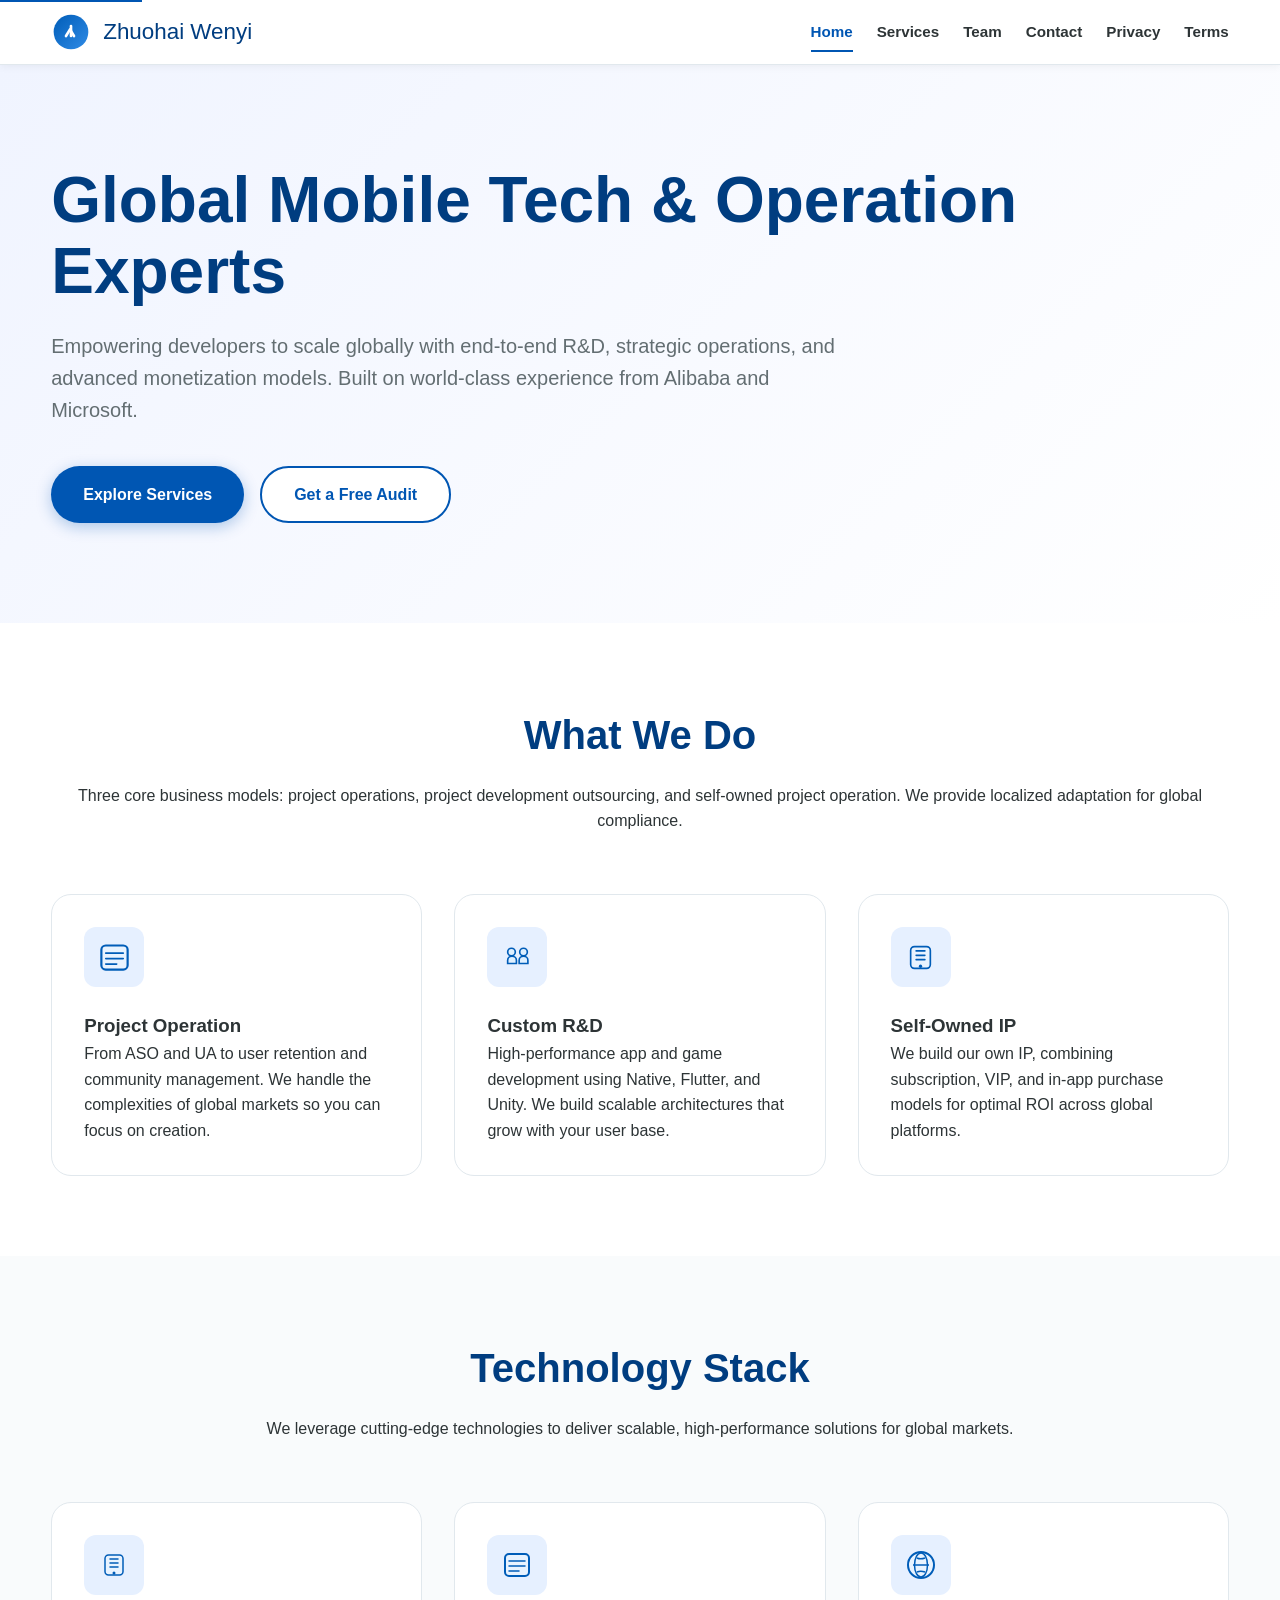
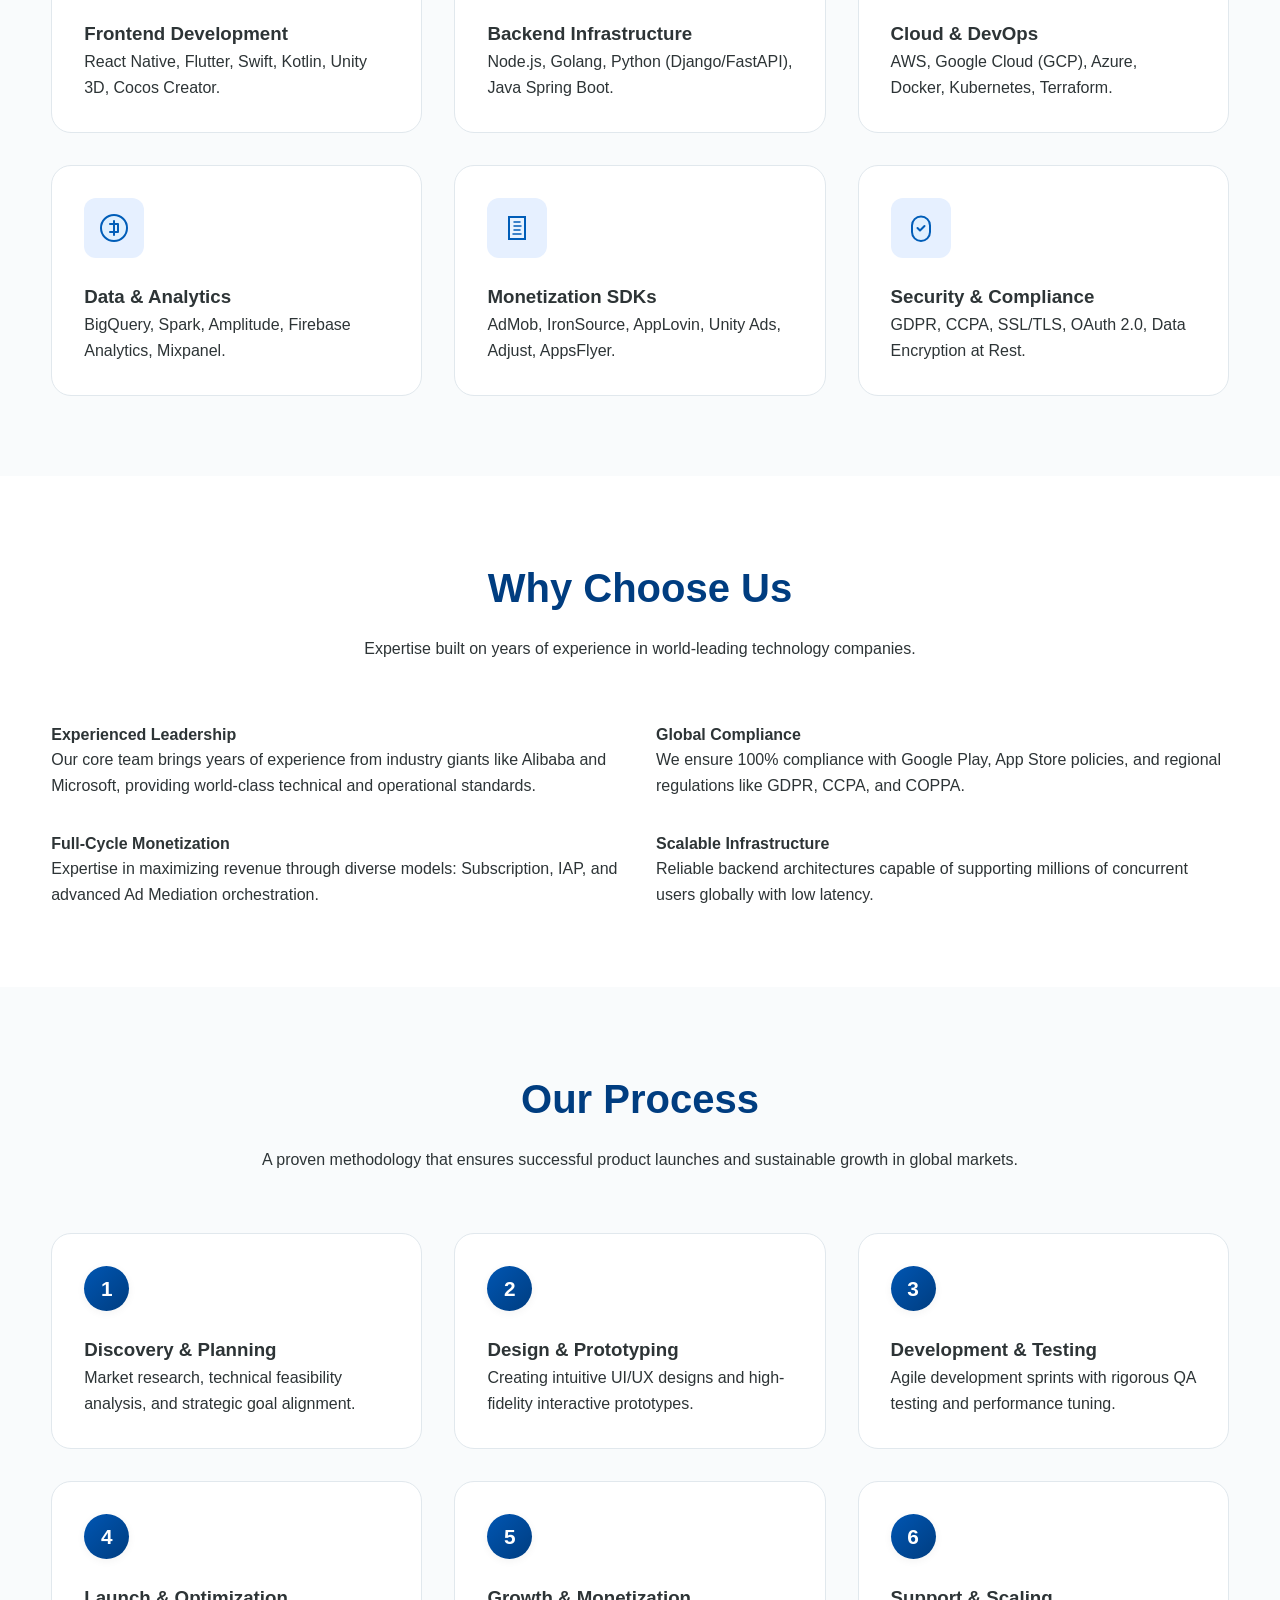
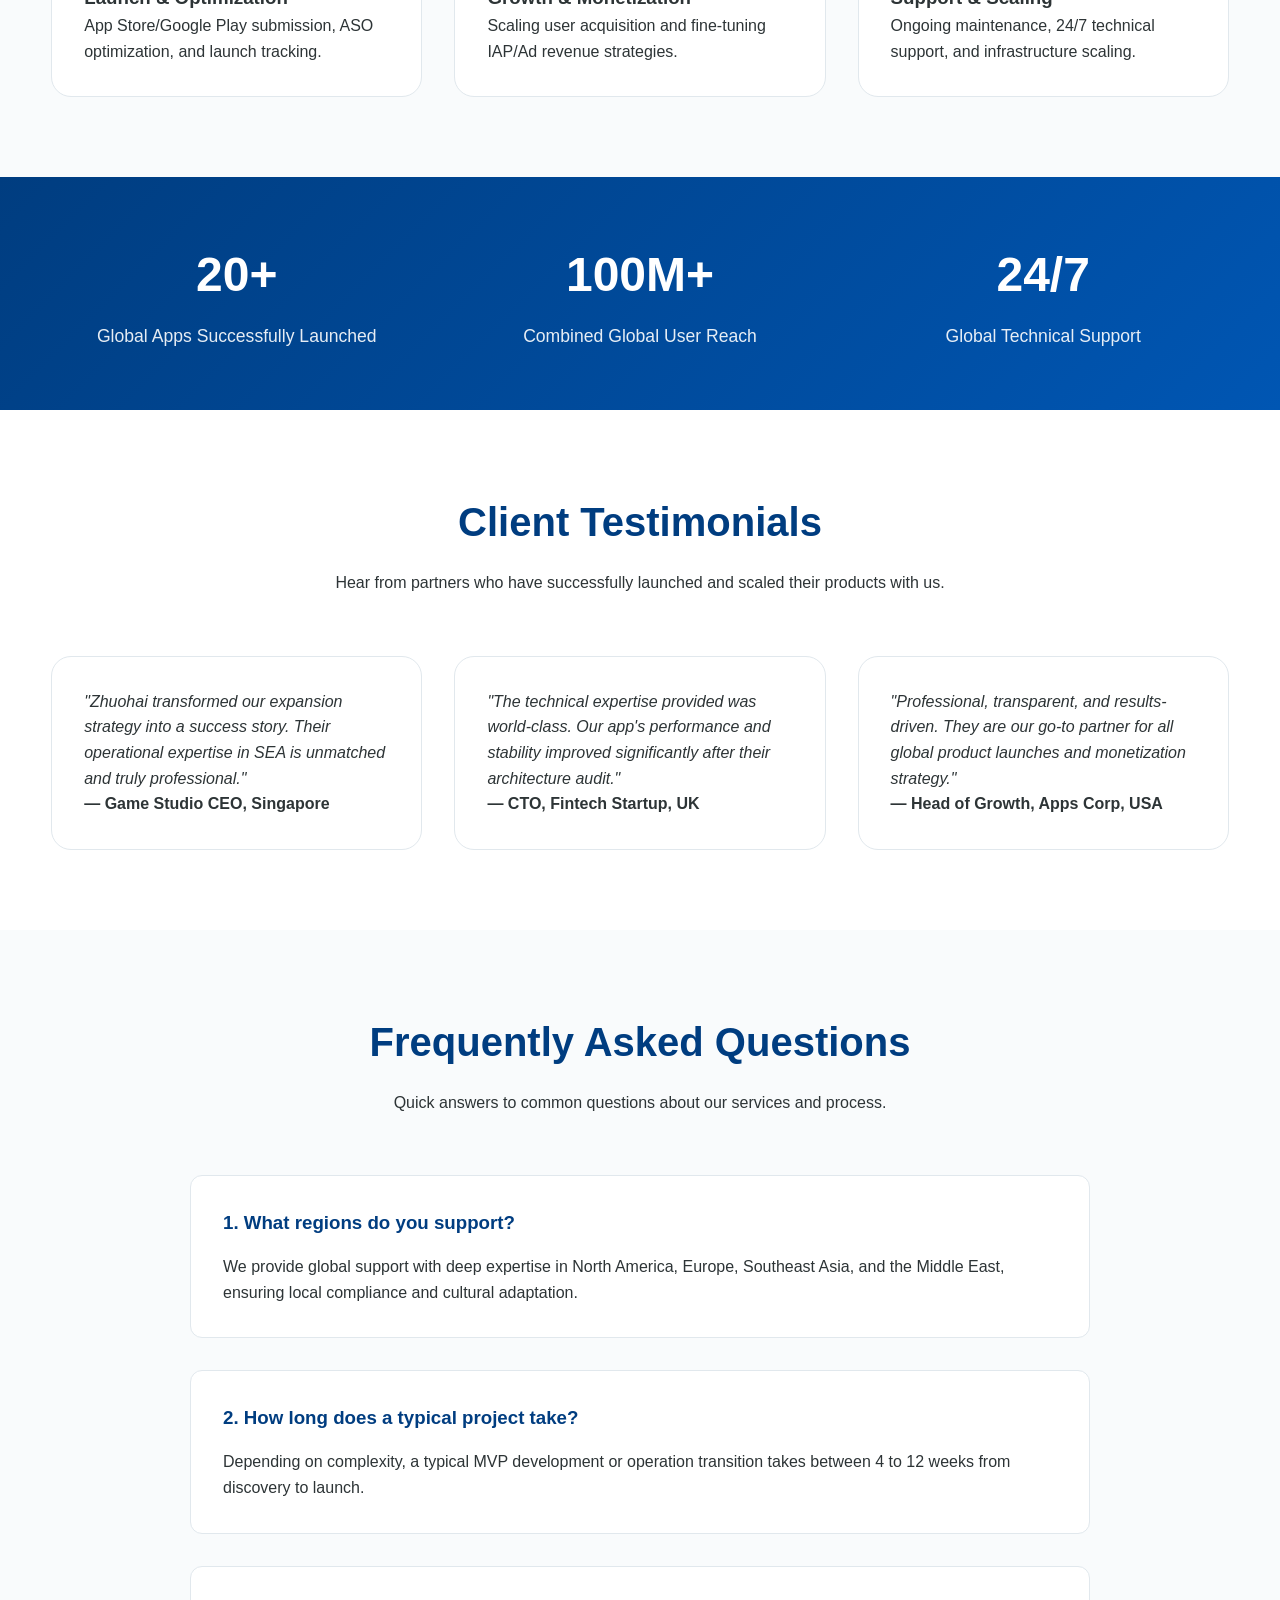
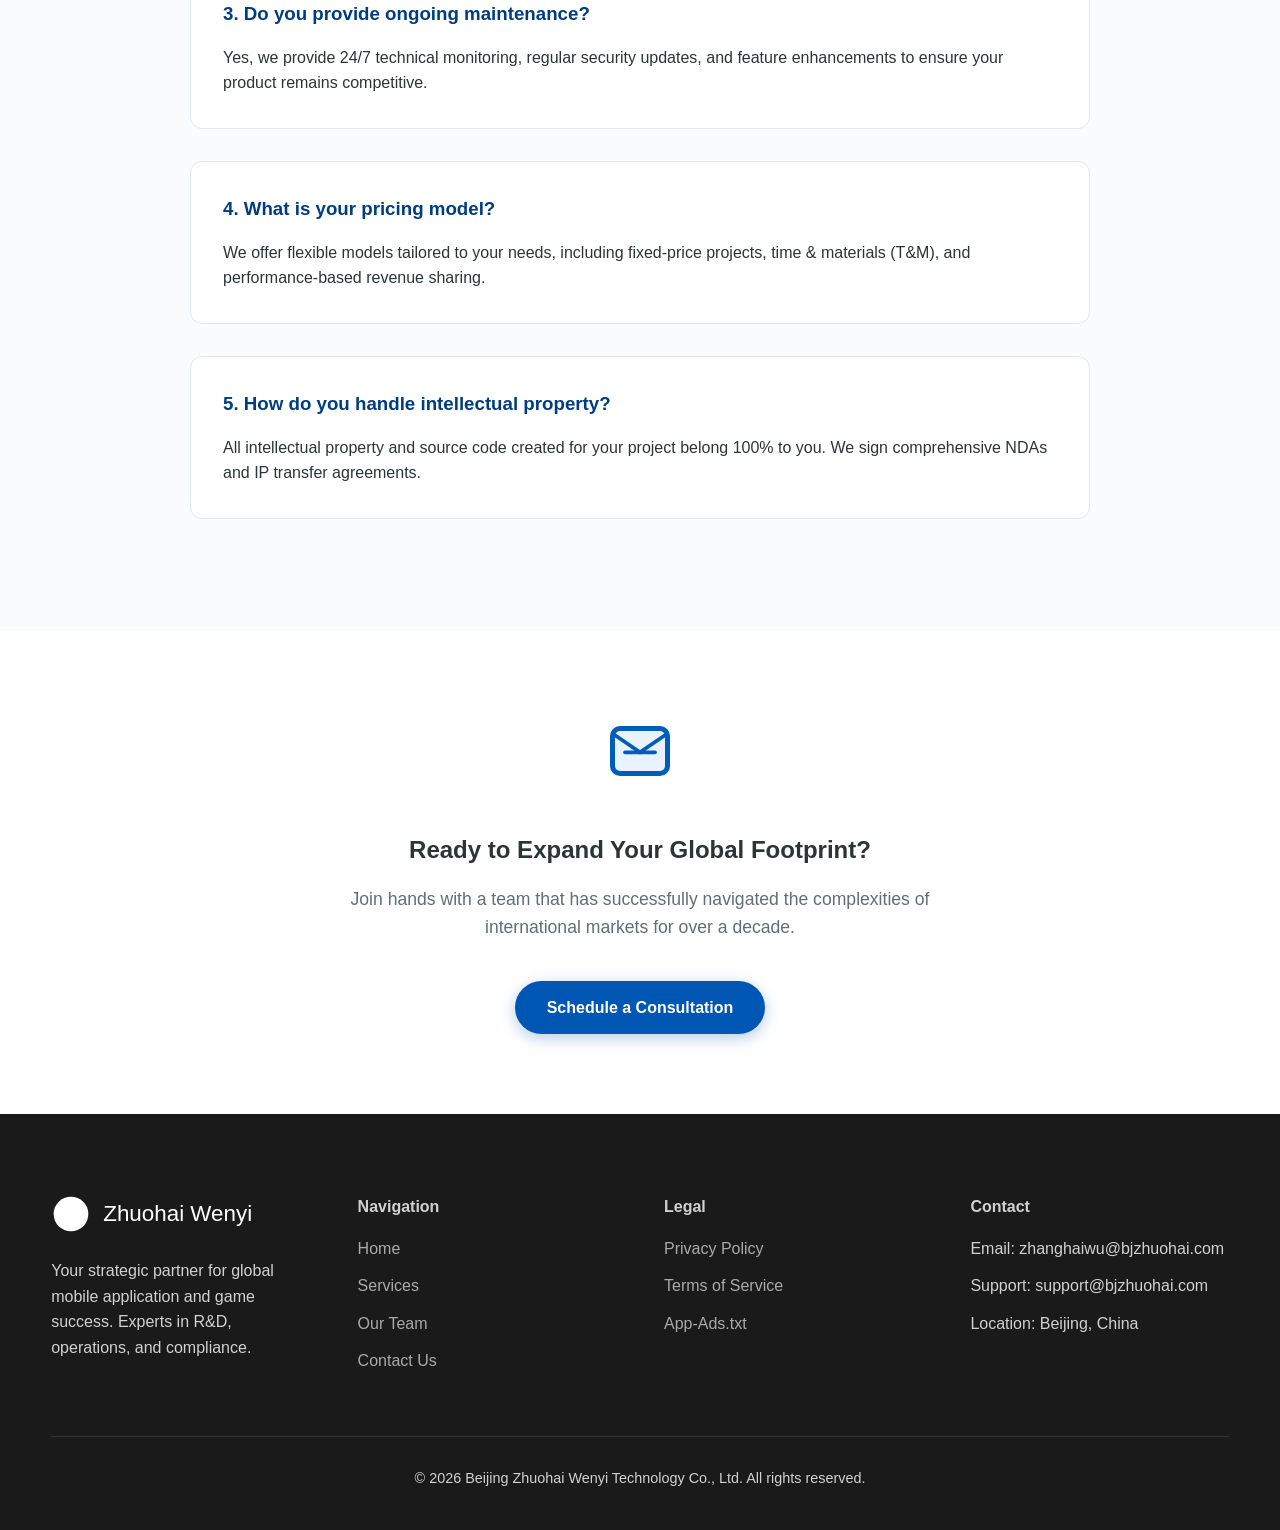
<file: index.html>
<!DOCTYPE html>
<html lang="en">
<head>
  <meta charset="UTF-8" />
  <meta name="viewport" content="width=device-width, initial-scale=1.0" />
  <title>Beijing Zhuohai Wenyi Technology | Global App & Game Services</title>
  <meta name="description" content="Beijing Zhuohai Wenyi Technology Co., Ltd. provides global mobile app and game development, operations, and monetization services with Alibaba/Microsoft experience.">
  <meta name="keywords" content="mobile app development,mobile game development,global operation,SEO,app monetization,China tech team">

  <!-- SEO & Social Media -->
  <link rel="canonical" href="https://bjzhuohai.com/" />
  <meta property="og:title" content="Beijing Zhuohai Wenyi Technology | Global App & Game Services" />
  <meta property="og:description" content="Expert global mobile app and game services. From R&D to monetization." />
  <meta property="og:url" content="https://bjzhuohai.com/" />
  <meta property="og:type" content="website" />
  <meta property="og:image" content="https://bjzhuohai.com/img/og-home.jpg" />
  <meta name="twitter:card" content="summary_large_image" />

  <!-- Structured Data -->
  <script type="application/ld+json">
  {
    "@context": "https://schema.org",
    "@type": "Organization",
    "name": "Beijing Zhuohai Wenyi Technology Co., Ltd.",
    "url": "https://bjzhuohai.com",
    "logo": "https://bjzhuohai.com/svg/logo.svg",
    "contactPoint": {
      "@type": "ContactPoint",
      "email": "support@bjzhuohai.com",
      "contactType": "customer support"
    }
  }
  </script>

  <link rel="stylesheet" href="css/style.css" />
  <script defer src="js/main.js"></script>
</head>
<body>
  <a href="#main-content" class="skip-link">Skip to navigation</a>

  <header>
    <div class="container nav-wrap">
      <a href="index.html" class="site-brand">
        <img src="svg/logo.svg" alt="Zhuohai Logo" width="40" height="40" />
        <span>Zhuohai Wenyi</span>
      </a>
      <nav class="nav-links" aria-label="Main Navigation">
        <a href="index.html">Home</a>
        <a href="services.html">Services</a>
        <a href="team.html">Team</a>
        <a href="contact.html">Contact</a>
        <a href="privacy.html">Privacy</a>
        <a href="terms.html">Terms</a>
      </nav>
    </div>
  </header>

  <main id="main-content">
    <!-- Hero Section -->
    <section class="hero">
      <div class="container">
        <h1>Global Mobile Tech & Operation Experts</h1>
        <p>Empowering developers to scale globally with end-to-end R&D, strategic operations, and advanced monetization models. Built on world-class experience from Alibaba and Microsoft.</p>
        <div class="hero-btns">
          <a href="services.html" class="btn-primary">Explore Services</a>
          <a href="contact.html" class="btn-secondary">Get a Free Audit</a>
        </div>
      </div>
    </section>

    <!-- Core Business -->
    <section class="container section" id="overview">
      <div class="section-header">
        <h2>What We Do</h2>
        <p class="subtitle">Three core business models: project operations, project development outsourcing, and self-owned project operation. We provide localized adaptation for global compliance.</p>
      </div>
      <div class="grid grid-3">
        <article class="card">
          <div class="card-icon"><img src="svg/icon-services.svg" alt="" width="35" height="35" loading="lazy" /></div>
          <h3>Project Operation</h3>
          <p>From ASO and UA to user retention and community management. We handle the complexities of global markets so you can focus on creation.</p>
        </article>
        <article class="card">
          <div class="card-icon"><img src="svg/icon-team.svg" alt="" width="35" height="35" loading="lazy" /></div>
          <h3>Custom R&D</h3>
          <p>High-performance app and game development using Native, Flutter, and Unity. We build scalable architectures that grow with your user base.</p>
        </article>
        <article class="card">
          <div class="card-icon"><img src="svg/icon-app.svg" alt="" width="35" height="35" loading="lazy" /></div>
          <h3>Self-Owned IP</h3>
          <p>We build our own IP, combining subscription, VIP, and in-app purchase models for optimal ROI across global platforms.</p>
        </article>
      </div>
    </section>

    <!-- Technology Stack -->
    <section class="section" id="tech-stack" style="background: var(--bg-light);">
      <div class="container">
        <div class="section-header">
          <h2>Technology Stack</h2>
          <p class="subtitle">We leverage cutting-edge technologies to deliver scalable, high-performance solutions for global markets.</p>
        </div>
        <div class="grid grid-3">
          <div class="card">
            <div class="card-icon"><img src="svg/icon-app.svg" width="32" height="32" alt="" loading="lazy" /></div>
            <h3>Frontend Development</h3>
            <p>React Native, Flutter, Swift, Kotlin, Unity 3D, Cocos Creator.</p>
          </div>
          <div class="card">
            <div class="card-icon"><img src="svg/icon-services.svg" width="32" height="32" alt="" loading="lazy" /></div>
            <h3>Backend Infrastructure</h3>
            <p>Node.js, Golang, Python (Django/FastAPI), Java Spring Boot.</p>
          </div>
          <div class="card">
            <div class="card-icon"><img src="svg/icon-globe.svg" width="32" height="32" alt="" loading="lazy" /></div>
            <h3>Cloud & DevOps</h3>
            <p>AWS, Google Cloud (GCP), Azure, Docker, Kubernetes, Terraform.</p>
          </div>
          <div class="card">
            <div class="card-icon"><img src="svg/icon-monetization.svg" width="32" height="32" alt="" loading="lazy" /></div>
            <h3>Data & Analytics</h3>
            <p>BigQuery, Spark, Amplitude, Firebase Analytics, Mixpanel.</p>
          </div>
          <div class="card">
            <div class="card-icon"><img src="svg/icon-terms.svg" width="32" height="32" alt="" loading="lazy" /></div>
            <h3>Monetization SDKs</h3>
            <p>AdMob, IronSource, AppLovin, Unity Ads, Adjust, AppsFlyer.</p>
          </div>
          <div class="card">
            <div class="card-icon"><img src="svg/icon-privacy.svg" width="32" height="32" alt="" loading="lazy" /></div>
            <h3>Security & Compliance</h3>
            <p>GDPR, CCPA, SSL/TLS, OAuth 2.0, Data Encryption at Rest.</p>
          </div>
        </div>
      </div>
    </section>

    <!-- Why Choose Us -->
    <section class="container section" id="why-choose-us">
      <div class="section-header">
        <h2>Why Choose Us</h2>
        <p class="subtitle">Expertise built on years of experience in world-leading technology companies.</p>
      </div>
      <div class="grid grid-2">
        <div class="feature-item">
          <div class="feature-text">
            <h4>Experienced Leadership</h4>
            <p>Our core team brings years of experience from industry giants like Alibaba and Microsoft, providing world-class technical and operational standards.</p>
          </div>
        </div>
        <div class="feature-item">
          <div class="feature-text">
            <h4>Global Compliance</h4>
            <p>We ensure 100% compliance with Google Play, App Store policies, and regional regulations like GDPR, CCPA, and COPPA.</p>
          </div>
        </div>
        <div class="feature-item">
          <div class="feature-text">
            <h4>Full-Cycle Monetization</h4>
            <p>Expertise in maximizing revenue through diverse models: Subscription, IAP, and advanced Ad Mediation orchestration.</p>
          </div>
        </div>
        <div class="feature-item">
          <div class="feature-text">
            <h4>Scalable Infrastructure</h4>
            <p>Reliable backend architectures capable of supporting millions of concurrent users globally with low latency.</p>
          </div>
        </div>
      </div>
    </section>

    <!-- Our Process -->
    <section class="section" id="our-process" style="background: var(--bg-light);">
      <div class="container">
        <div class="section-header">
          <h2>Our Process</h2>
          <p class="subtitle">A proven methodology that ensures successful product launches and sustainable growth in global markets.</p>
        </div>
        <div class="grid grid-3">
          <div class="card">
            <div class="process-step">1</div>
            <h3>Discovery & Planning</h3>
            <p>Market research, technical feasibility analysis, and strategic goal alignment.</p>
          </div>
          <div class="card">
            <div class="process-step">2</div>
            <h3>Design & Prototyping</h3>
            <p>Creating intuitive UI/UX designs and high-fidelity interactive prototypes.</p>
          </div>
          <div class="card">
            <div class="process-step">3</div>
            <h3>Development & Testing</h3>
            <p>Agile development sprints with rigorous QA testing and performance tuning.</p>
          </div>
          <div class="card">
            <div class="process-step">4</div>
            <h3>Launch & Optimization</h3>
            <p>App Store/Google Play submission, ASO optimization, and launch tracking.</p>
          </div>
          <div class="card">
            <div class="process-step">5</div>
            <h3>Growth & Monetization</h3>
            <p>Scaling user acquisition and fine-tuning IAP/Ad revenue strategies.</p>
          </div>
          <div class="card">
            <div class="process-step">6</div>
            <h3>Support & Scaling</h3>
            <p>Ongoing maintenance, 24/7 technical support, and infrastructure scaling.</p>
          </div>
        </div>
      </div>
    </section>

    <!-- Success Highlights -->
    <section class="stats-banner" id="highlights">
      <div class="container">
        <div class="grid grid-3">
          <div class="stat-item">
            <h3>20+</h3>
            <p>Global Apps Successfully Launched</p>
          </div>
          <div class="stat-item">
            <h3>100M+</h3>
            <p>Combined Global User Reach</p>
          </div>
          <div class="stat-item">
            <h3>24/7</h3>
            <p>Global Technical Support</p>
          </div>
        </div>
      </div>
    </section>

    <!-- Client Testimonials -->
    <section class="section" id="testimonials">
      <div class="container">
        <div class="section-header">
          <h2>Client Testimonials</h2>
          <p class="subtitle">Hear from partners who have successfully launched and scaled their products with us.</p>
        </div>
        <div class="grid grid-3">
          <div class="card">
            <p><i>"Zhuohai transformed our expansion strategy into a success story. Their operational expertise in SEA is unmatched and truly professional."</i></p>
            <p><strong>— Game Studio CEO, Singapore</strong></p>
          </div>
          <div class="card">
            <p><i>"The technical expertise provided was world-class. Our app's performance and stability improved significantly after their architecture audit."</i></p>
            <p><strong>— CTO, Fintech Startup, UK</strong></p>
          </div>
          <div class="card">
            <p><i>"Professional, transparent, and results-driven. They are our go-to partner for all global product launches and monetization strategy."</i></p>
            <p><strong>— Head of Growth, Apps Corp, USA</strong></p>
          </div>
        </div>
      </div>
    </section>

    <!-- FAQ -->
    <section class="section" id="faq" style="background: var(--bg-light);">
      <div class="container">
        <div class="section-header">
          <h2>Frequently Asked Questions</h2>
          <p class="subtitle">Quick answers to common questions about our services and process.</p>
        </div>
        <div class="faq-list">
          <article class="policy-card">
            <h3>1. What regions do you support?</h3>
            <p>We provide global support with deep expertise in North America, Europe, Southeast Asia, and the Middle East, ensuring local compliance and cultural adaptation.</p>
          </article>
          <article class="policy-card">
            <h3>2. How long does a typical project take?</h3>
            <p>Depending on complexity, a typical MVP development or operation transition takes between 4 to 12 weeks from discovery to launch.</p>
          </article>
          <article class="policy-card">
            <h3>3. Do you provide ongoing maintenance?</h3>
            <p>Yes, we provide 24/7 technical monitoring, regular security updates, and feature enhancements to ensure your product remains competitive.</p>
          </article>
          <article class="policy-card">
            <h3>4. What is your pricing model?</h3>
            <p>We offer flexible models tailored to your needs, including fixed-price projects, time & materials (T&M), and performance-based revenue sharing.</p>
          </article>
          <article class="policy-card">
            <h3>5. How do you handle intellectual property?</h3>
            <p>All intellectual property and source code created for your project belong 100% to you. We sign comprehensive NDAs and IP transfer agreements.</p>
          </article>
        </div>
      </div>
    </section>

    <!-- CTA Section -->
    <section class="container section" id="contact-preview">
      <div class="contact-cta" style="text-align: center;">
        <img src="svg/icon-contact.svg" width="80" height="80" alt="" loading="lazy" style="margin-bottom: 2rem;" />
        <h2>Ready to Expand Your Global Footprint?</h2>
        <p style="max-width: 600px; margin: 1rem auto 2.5rem; font-size: 1.1rem; color: var(--text-muted);">Join hands with a team that has successfully navigated the complexities of international markets for over a decade.</p>
        <a href="contact.html" class="btn-primary">Schedule a Consultation</a>
      </div>
    </section>
  </main>

  <footer>
    <div class="container">
      <div class="footer-grid">
        <div class="footer-col">
          <div class="site-brand footer-logo" style="color: white; margin-bottom: 1.5rem;">
            <img src="svg/logo.svg" alt="" width="40" height="40" loading="lazy" style="filter: brightness(0) invert(1);" />
            <span>Zhuohai Wenyi</span>
          </div>
          <p>Your strategic partner for global mobile application and game success. Experts in R&D, operations, and compliance.</p>
        </div>
        <div class="footer-col">
          <h4>Navigation</h4>
          <ul class="footer-links-list">
            <li><a href="index.html">Home</a></li>
            <li><a href="services.html">Services</a></li>
            <li><a href="team.html">Our Team</a></li>
            <li><a href="contact.html">Contact Us</a></li>
          </ul>
        </div>
        <div class="footer-col">
          <h4>Legal</h4>
          <ul class="footer-links-list">
            <li><a href="privacy.html">Privacy Policy</a></li>
            <li><a href="terms.html">Terms of Service</a></li>
            <li><a href="app-ads.txt">App-Ads.txt</a></li>
          </ul>
        </div>
        <div class="footer-col">
          <h4>Contact</h4>
          <ul class="footer-links-list">
            <li>Email: zhanghaiwu@bjzhuohai.com</li>
            <li>Support: support@bjzhuohai.com</li>
            <li>Location: Beijing, China</li>
          </ul>
        </div>
      </div>
      <div class="footer-bottom">
        <p>© 2026 Beijing Zhuohai Wenyi Technology Co., Ltd. All rights reserved.</p>
      </div>
    </div>
  </footer>
</body>
</html>
</file>
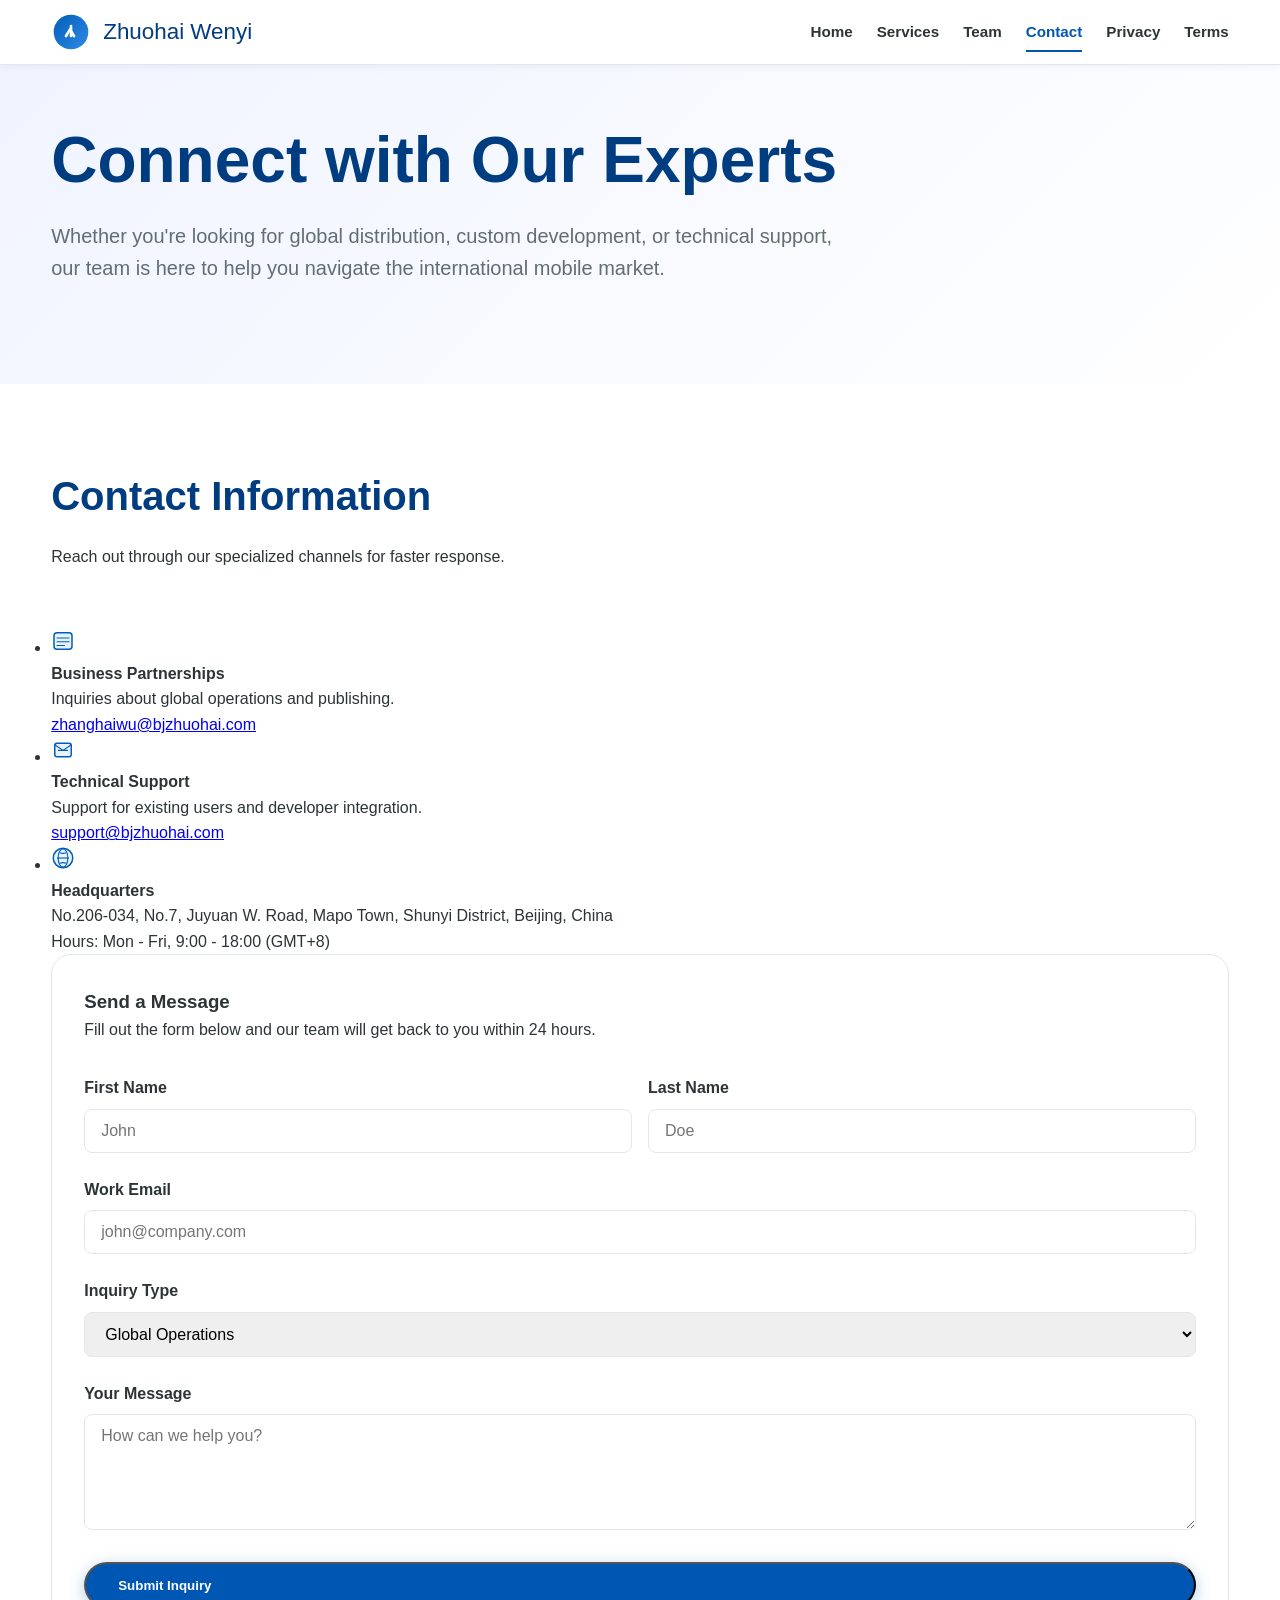
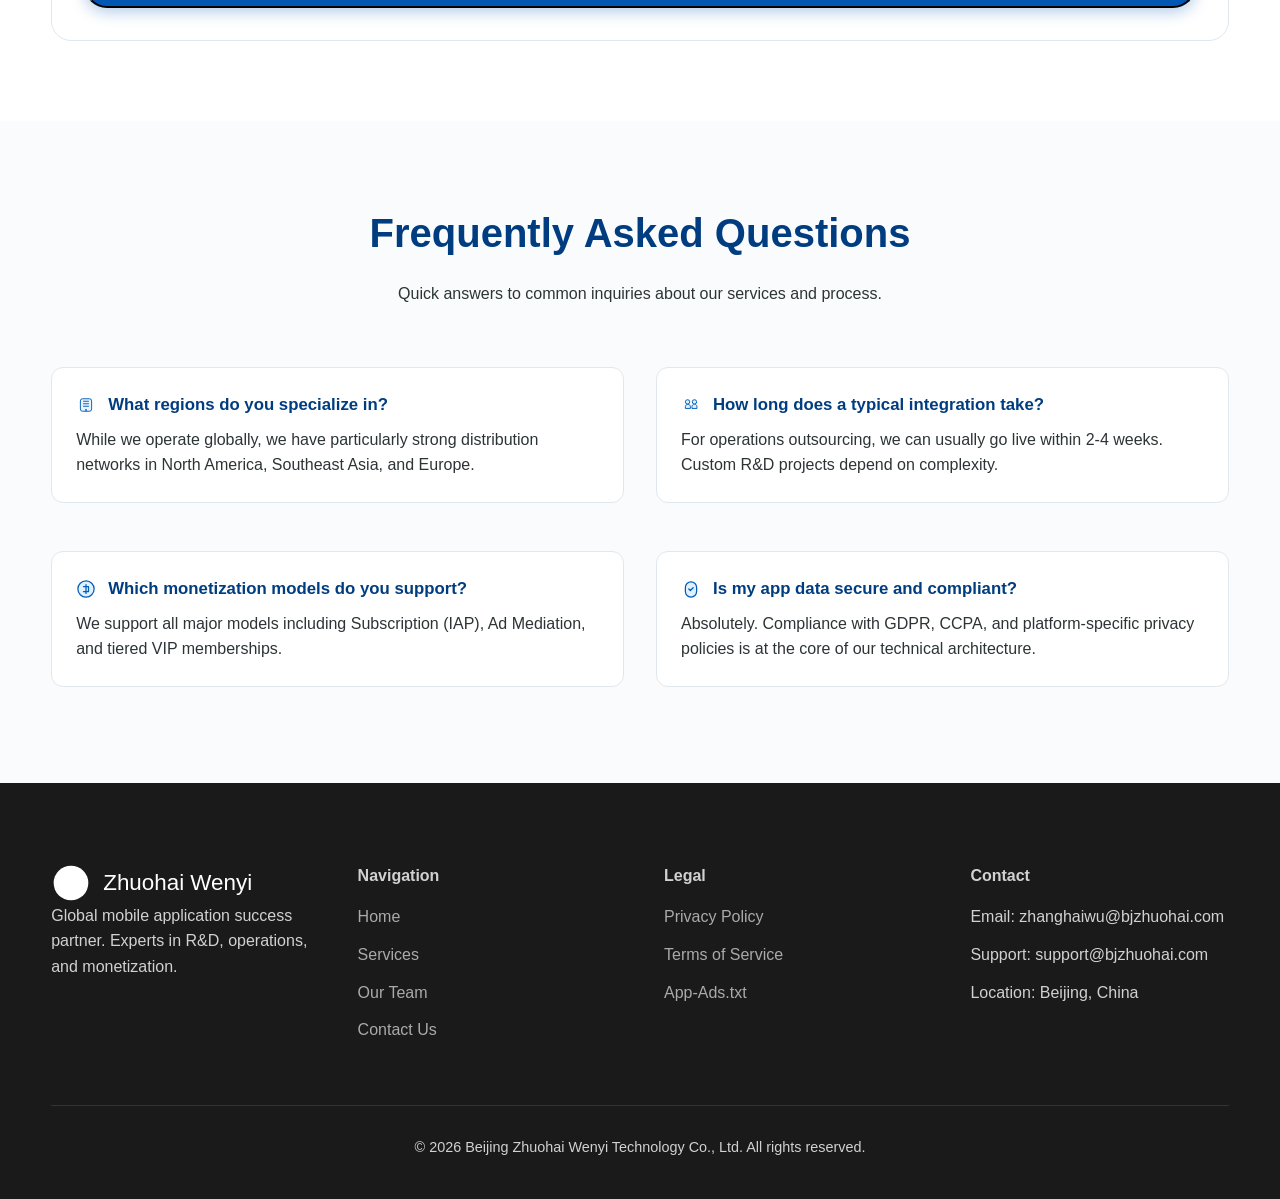
<file: contact.html>
<!DOCTYPE html>
<html lang="en">
<head>
  <meta charset="UTF-8" />
  <meta name="viewport" content="width=device-width, initial-scale=1.0" />
  <title>Contact Us | Beijing Zhuohai Wenyi Technology</title>
  <meta name="description" content="Get in touch with Beijing Zhuohai Wenyi Technology for global app and game collaboration, technical support, and business inquiries.">

  <!-- SEO & Social Media -->
  <link rel="canonical" href="https://bjzhuohai.com/contact.html" />
  <meta property="og:title" content="Contact Us | Beijing Zhuohai Wenyi Technology" />
  <meta property="og:description" content="Get in touch for global mobile app and game collaboration. Business inquiries and technical support." />
  <meta property="og:url" content="https://bjzhuohai.com/contact.html" />
  <meta property="og:type" content="website" />
  <meta property="og:image" content="https://bjzhuohai.com/img/og-contact.jpg" />
  <meta name="twitter:card" content="summary_large_image" />

  <link rel="stylesheet" href="css/style.css" />
  <script defer src="js/main.js"></script>
</head>
<body>
  <header>
    <div class="container nav-wrap">
      <a href="index.html" class="site-brand">
        <img src="svg/logo.svg" alt="Logo" />
        <span>Zhuohai Wenyi</span>
      </a>
      <nav class="nav-links">
        <a href="index.html">Home</a>
        <a href="services.html">Services</a>
        <a href="team.html">Team</a>
        <a href="contact.html">Contact</a>
        <a href="privacy.html">Privacy</a>
        <a href="terms.html">Terms</a>
      </nav>
    </div>
  </header>

  <main>
    <section class="hero" style="padding: 60px 0;">
      <div class="container">
        <h1>Connect with Our Experts</h1>
        <p>Whether you're looking for global distribution, custom development, or technical support, our team is here to help you navigate the international mobile market.</p>
      </div>
    </section>

    <section class="section">
      <div class="container">
        <div class="contact-grid">
          <!-- Contact Info -->
          <div class="contact-sidebar">
            <div class="section-header" style="text-align: left;">
              <h2>Contact Information</h2>
              <p>Reach out through our specialized channels for faster response.</p>
            </div>
            <ul class="contact-info-list">
              <li>
                <div class="info-icon"><img src="svg/icon-services.svg" width="24" height="24" /></div>
                <div>
                  <h4>Business Partnerships</h4>
                  <p>Inquiries about global operations and publishing.</p>
                  <a href="mailto:zhanghaiwu@bjzhuohai.com">zhanghaiwu@bjzhuohai.com</a>
                </div>
              </li>
              <li>
                <div class="info-icon"><img src="svg/icon-contact.svg" width="24" height="24" /></div>
                <div>
                  <h4>Technical Support</h4>
                  <p>Support for existing users and developer integration.</p>
                  <a href="mailto:support@bjzhuohai.com">support@bjzhuohai.com</a>
                </div>
              </li>
              <li>
                <div class="info-icon"><img src="svg/icon-globe.svg" width="24" height="24" /></div>
                <div>
                  <h4>Headquarters</h4>
                  <p>No.206-034, No.7, Juyuan W. Road, Mapo Town, Shunyi District, Beijing, China</p>
                  <p>Hours: Mon - Fri, 9:00 - 18:00 (GMT+8)</p>
                </div>
              </li>
            </ul>
          </div>

          <!-- Contact Form -->
          <div class="card">
            <h3>Send a Message</h3>
            <p style="margin-bottom: 2rem;">Fill out the form below and our team will get back to you within 24 hours.</p>
            <form id="contact-form">
              <div class="grid grid-2" style="gap: 1rem;">
                <div class="form-group">
                  <label for="first-name">First Name</label>
                  <input type="text" id="first-name" class="form-control" placeholder="John" required>
                </div>
                <div class="form-group">
                  <label for="last-name">Last Name</label>
                  <input type="text" id="last-name" class="form-control" placeholder="Doe" required>
                </div>
              </div>
              <div class="form-group">
                <label for="email">Work Email</label>
                <input type="email" id="email" class="form-control" placeholder="john@company.com" required>
              </div>
              <div class="form-group">
                <label for="inquiry">Inquiry Type</label>
                <select id="inquiry" class="form-control">
                  <option value="operation">Global Operations</option>
                  <option value="development">App Development</option>
                  <option value="monetization">Monetization Strategy</option>
                  <option value="other">General Inquiry</option>
                </select>
              </div>
              <div class="form-group">
                <label for="message">Your Message</label>
                <textarea id="message" rows="5" class="form-control" placeholder="How can we help you?"></textarea>
              </div>
              <button type="submit" class="btn-primary" style="width: 100%;">Submit Inquiry</button>
            </form>
          </div>
        </div>
      </div>
    </section>

    <!-- FAQ Section -->
    <section class="section" style="background: var(--bg-light);">
      <div class="container">
        <div class="section-header">
          <h2>Frequently Asked Questions</h2>
          <p class="subtitle">Quick answers to common inquiries about our services and process.</p>
        </div>
        <div class="grid grid-2">
          <div class="faq-item">
            <div class="faq-question">
              <img src="svg/icon-app.svg" width="20" height="20" />
              What regions do you specialize in?
            </div>
            <p>While we operate globally, we have particularly strong distribution networks in North America, Southeast Asia, and Europe.</p>
          </div>
          <div class="faq-item">
            <div class="faq-question">
              <img src="svg/icon-team.svg" width="20" height="20" />
              How long does a typical integration take?
            </div>
            <p>For operations outsourcing, we can usually go live within 2-4 weeks. Custom R&D projects depend on complexity.</p>
          </div>
          <div class="faq-item">
            <div class="faq-question">
              <img src="svg/icon-monetization.svg" width="20" height="20" />
              Which monetization models do you support?
            </div>
            <p>We support all major models including Subscription (IAP), Ad Mediation, and tiered VIP memberships.</p>
          </div>
          <div class="faq-item">
            <div class="faq-question">
              <img src="svg/icon-privacy.svg" width="20" height="20" />
              Is my app data secure and compliant?
            </div>
            <p>Absolutely. Compliance with GDPR, CCPA, and platform-specific privacy policies is at the core of our technical architecture.</p>
          </div>
        </div>
      </div>
    </section>
  </main>

  <footer>
    <div class="container">
      <div class="footer-grid">
        <div class="footer-col">
          <a href="index.html" class="site-brand footer-logo" style="color: white;">
            <img src="svg/logo.svg" alt="Logo" style="filter: brightness(0) invert(1);" />
            <span>Zhuohai Wenyi</span>
          </a>
          <p>Global mobile application success partner. Experts in R&D, operations, and monetization.</p>
        </div>
        <div class="footer-col">
          <h4>Navigation</h4>
          <ul class="footer-links-list">
            <li><a href="index.html">Home</a></li>
            <li><a href="services.html">Services</a></li>
            <li><a href="team.html">Our Team</a></li>
            <li><a href="contact.html">Contact Us</a></li>
          </ul>
        </div>
        <div class="footer-col">
          <h4>Legal</h4>
          <ul class="footer-links-list">
            <li><a href="privacy.html">Privacy Policy</a></li>
            <li><a href="terms.html">Terms of Service</a></li>
            <li><a href="app-ads.txt">App-Ads.txt</a></li>
          </ul>
        </div>
        <div class="footer-col">
          <h4>Contact</h4>
          <ul class="footer-links-list">
            <li>Email: zhanghaiwu@bjzhuohai.com</li>
            <li>Support: support@bjzhuohai.com</li>
            <li>Location: Beijing, China</li>
          </ul>
        </div>
      </div>
      <div class="footer-bottom">
        <p>© 2026 Beijing Zhuohai Wenyi Technology Co., Ltd. All rights reserved.</p>
      </div>
    </div>
  </footer>
</body>
</html>
</file>
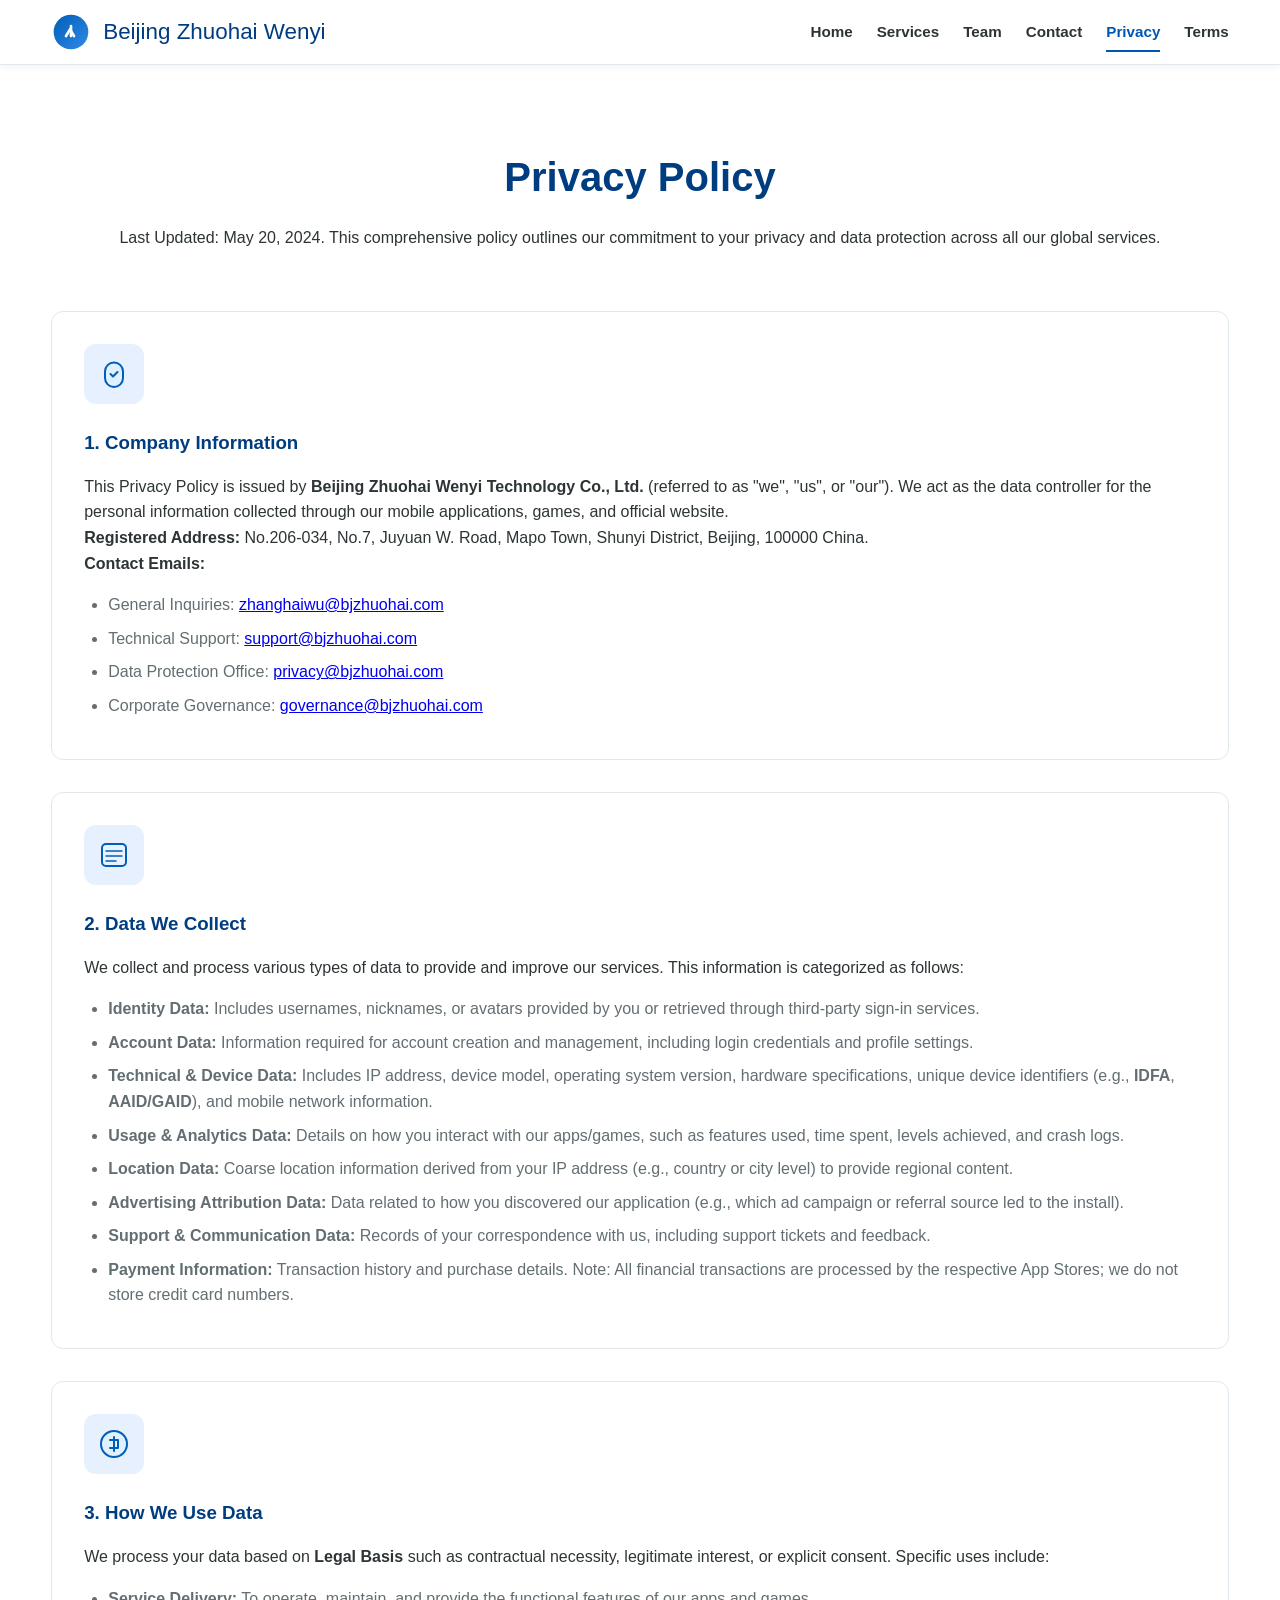
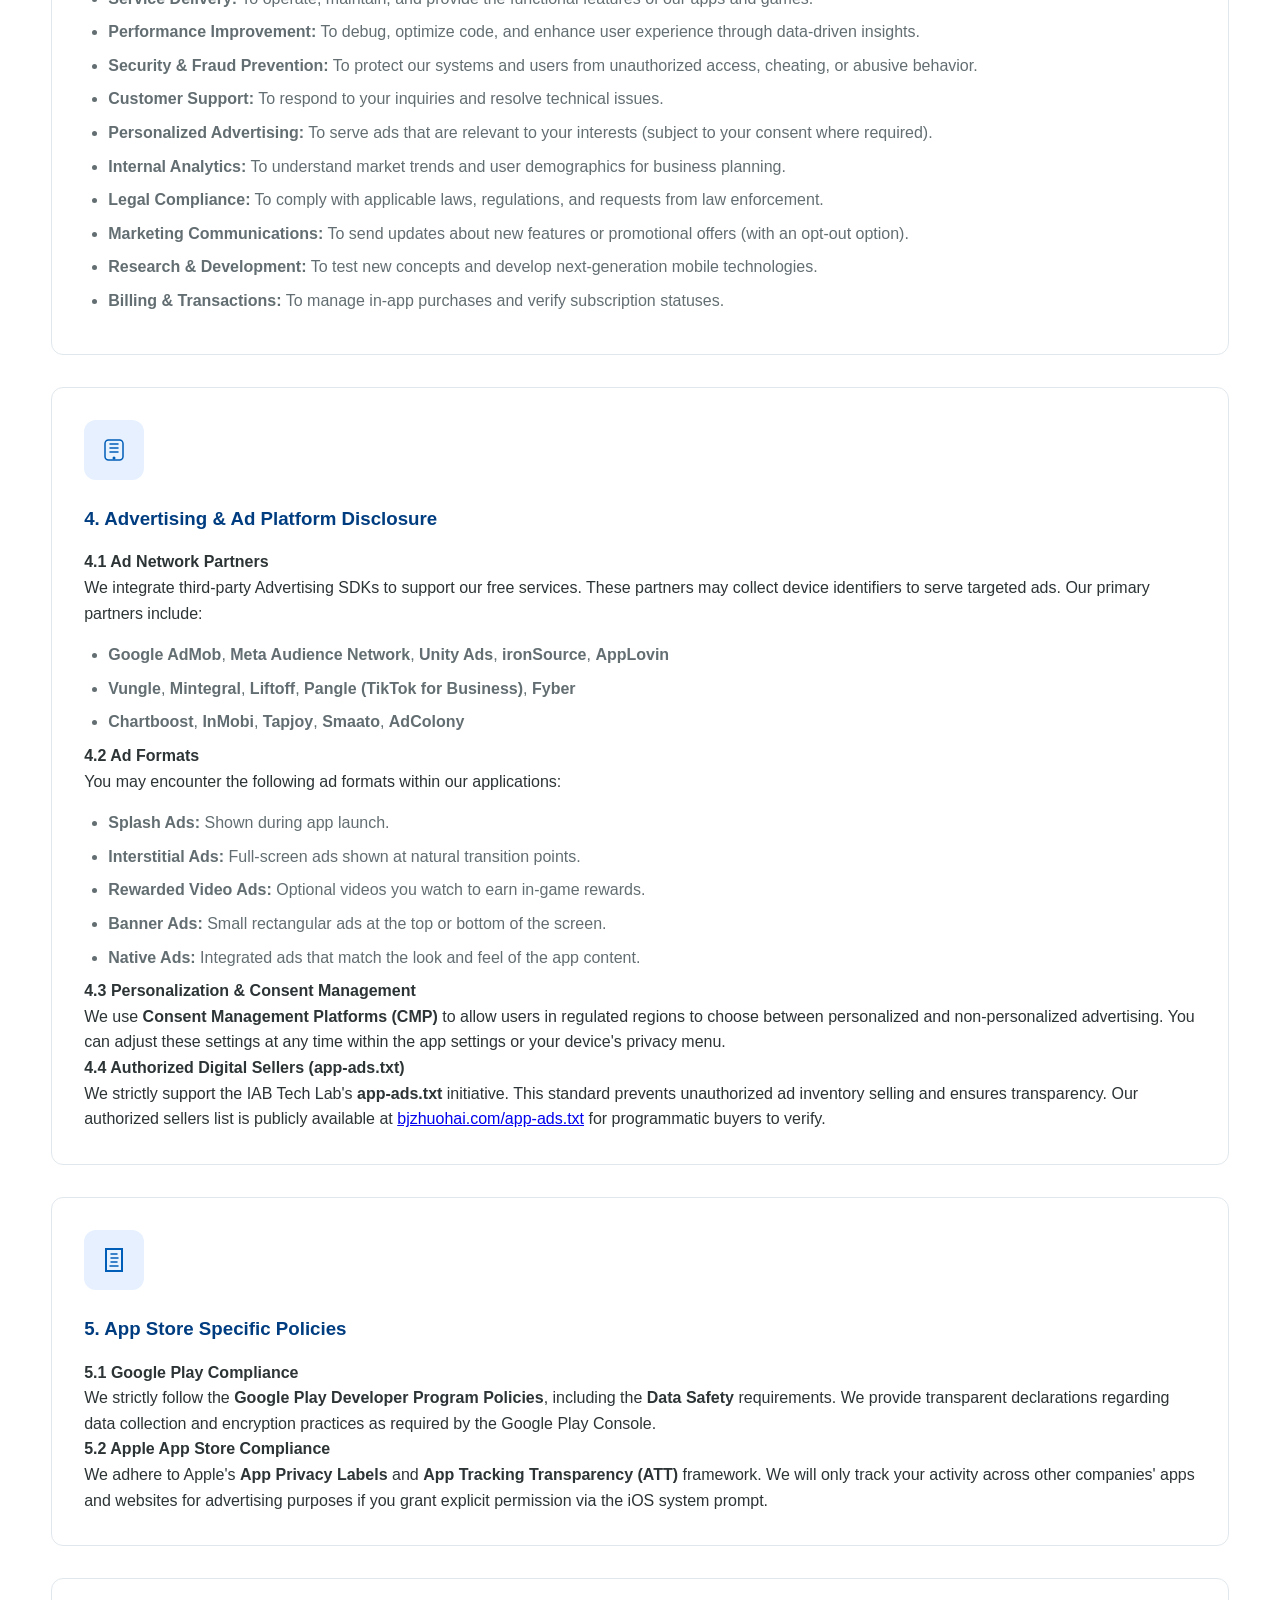
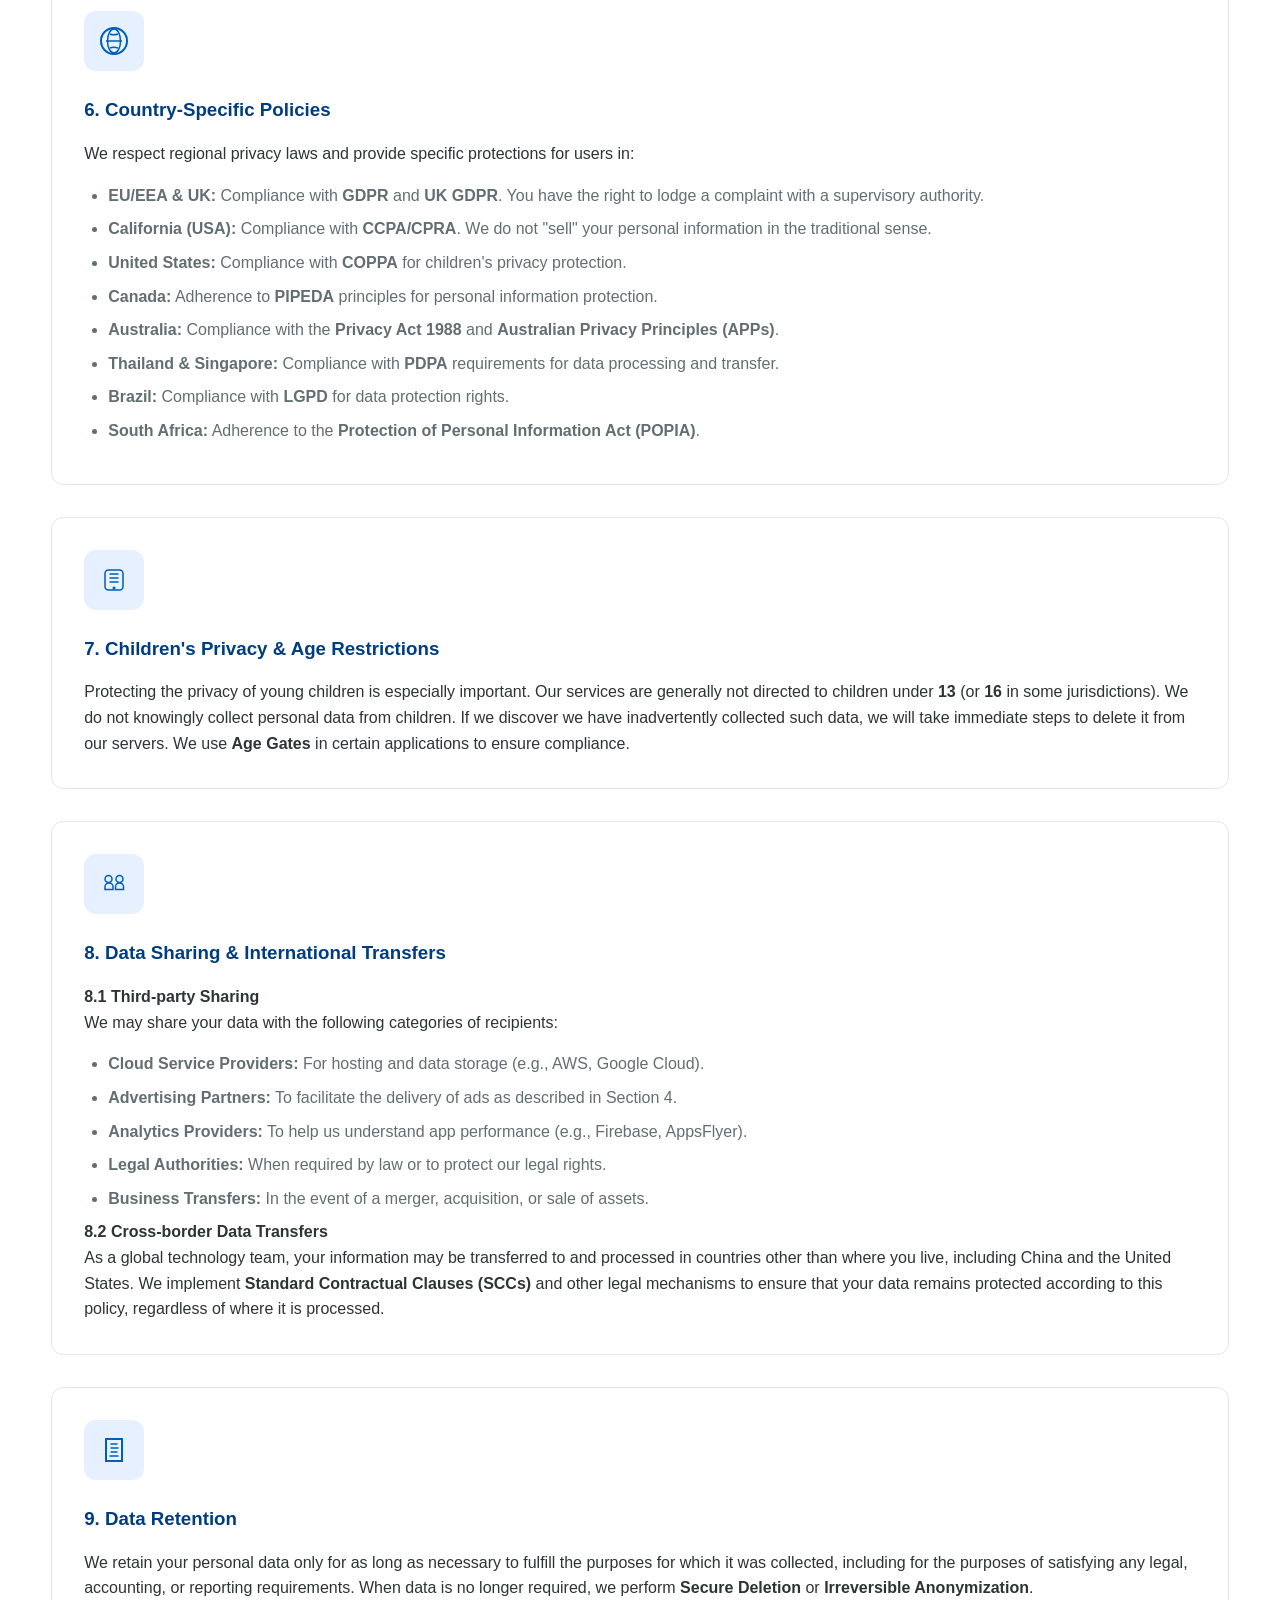
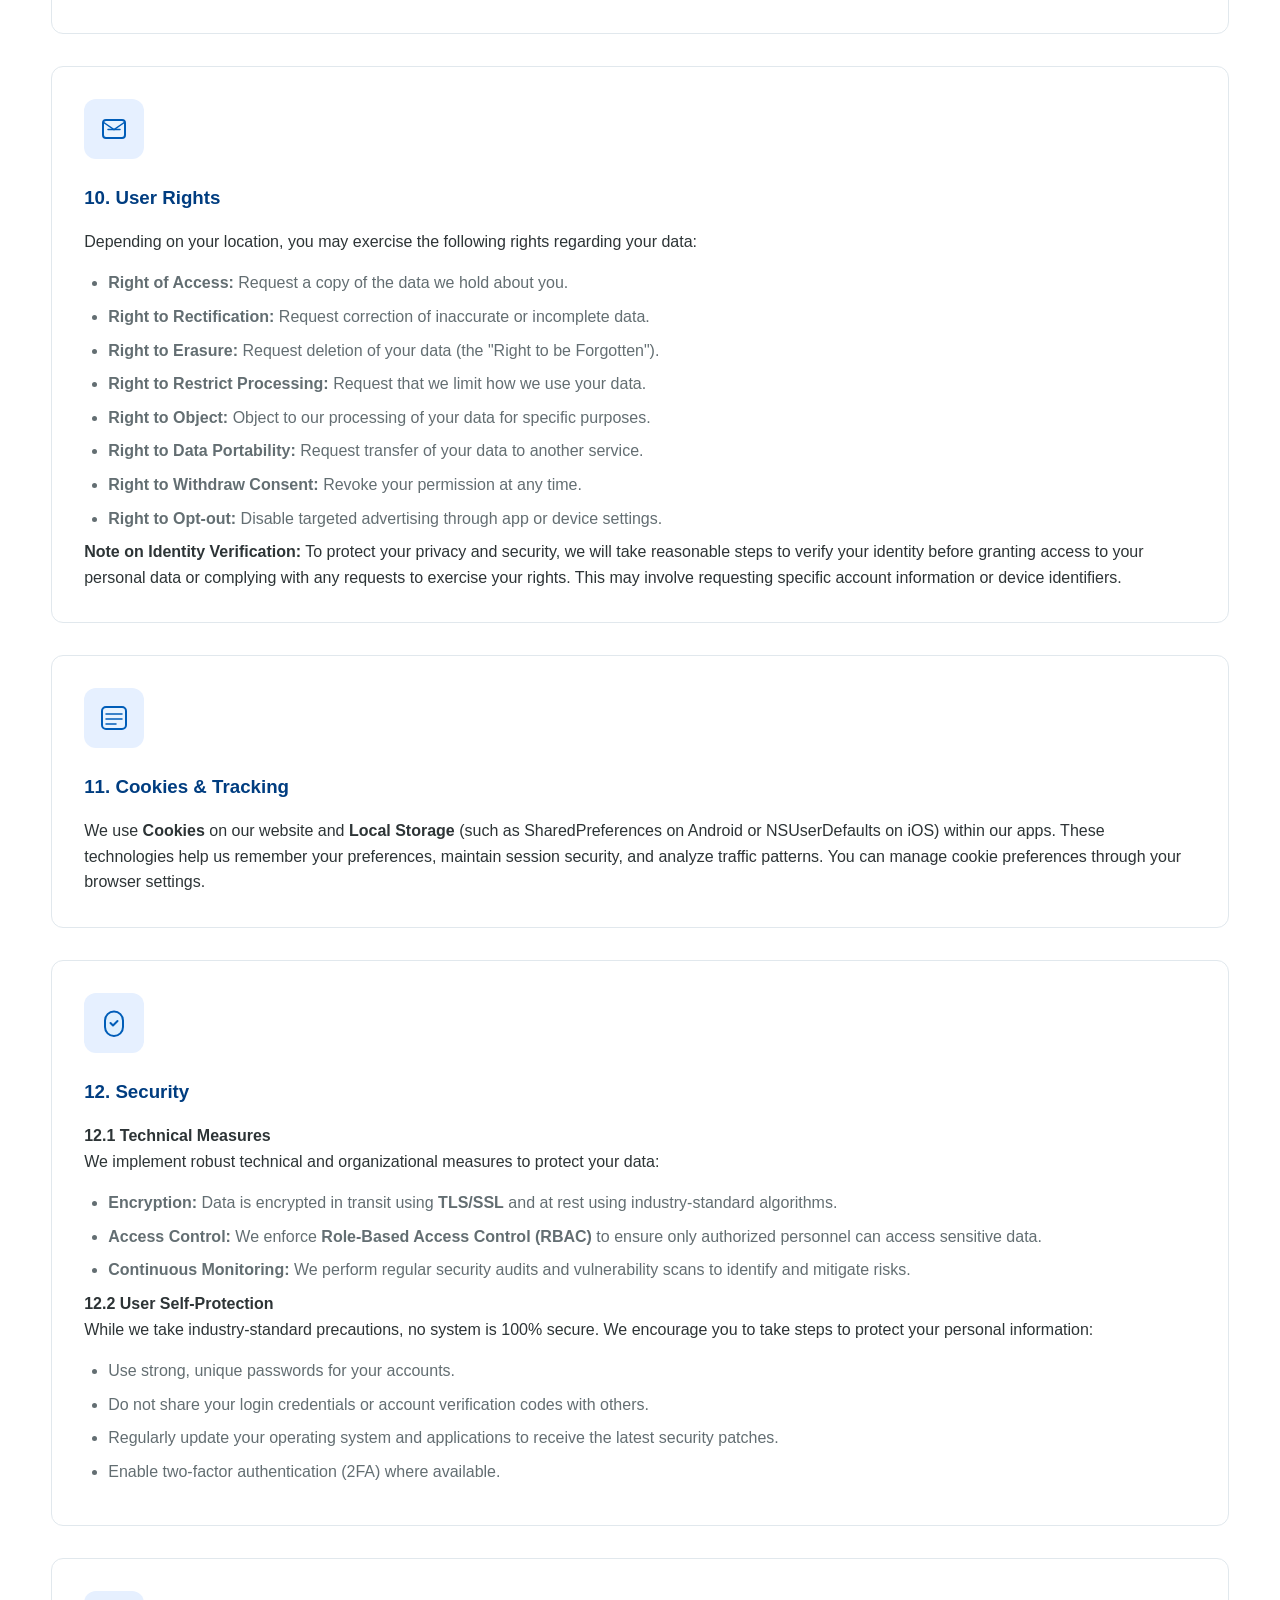
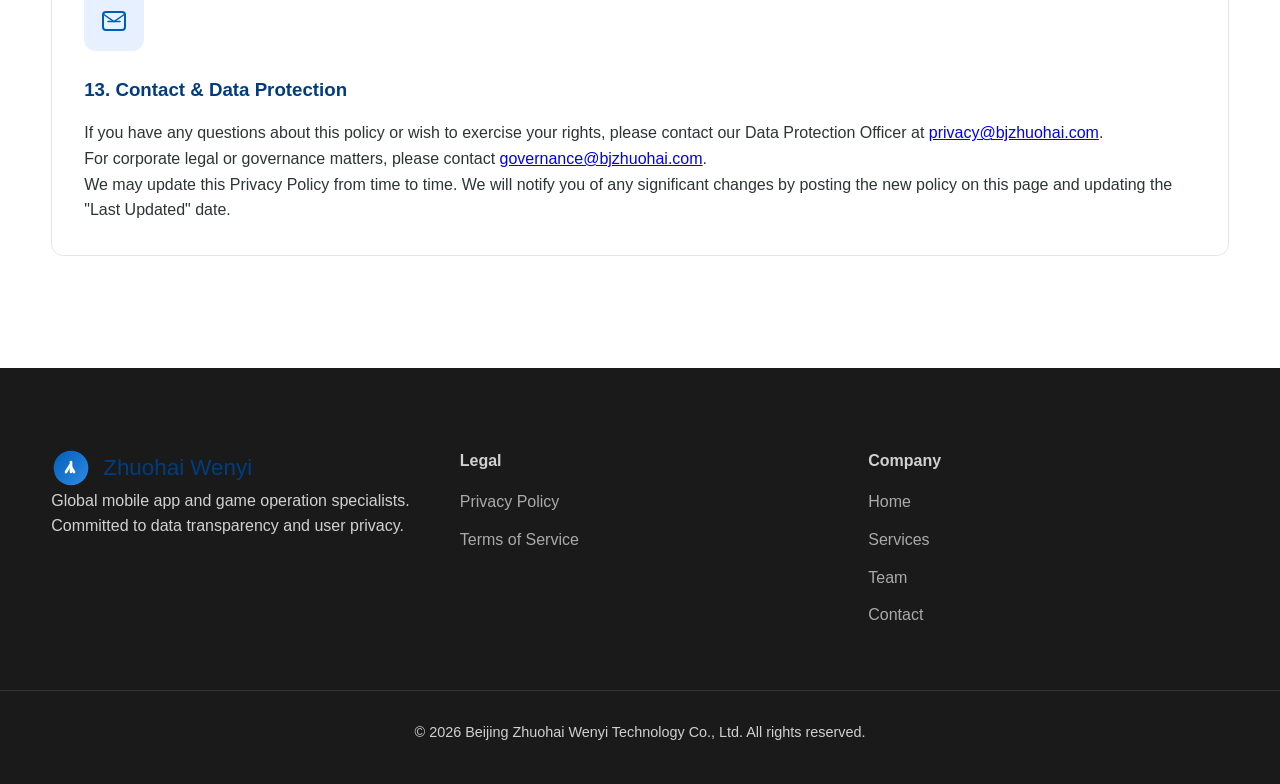
<file: privacy.html>
<!DOCTYPE html>
<html lang="en">
<head>
  <meta charset="UTF-8" />
  <meta name="viewport" content="width=device-width, initial-scale=1.0" />
  <title>Privacy Policy | Beijing Zhuohai Wenyi Technology</title>
  <meta name="description" content="Comprehensive privacy policy for Beijing Zhuohai Wenyi Technology. Global compliance for Google Play, App Store, GDPR, CCPA, and COPPA.">
  <link rel="stylesheet" href="css/style.css" />
  <script defer src="js/main.js"></script>
</head>
<body>
  <header>
    <div class="container nav-wrap">
      <a href="index.html" class="site-brand"><img src="svg/logo.svg" alt="Logo" /><span>Beijing Zhuohai Wenyi</span></a>
      <nav class="nav-links">
        <a href="index.html">Home</a>
        <a href="services.html">Services</a>
        <a href="team.html">Team</a>
        <a href="contact.html">Contact</a>
        <a href="privacy.html">Privacy</a>
        <a href="terms.html">Terms</a>
      </nav>
    </div>
  </header>

  <main class="container section">
    <div class="section-header">
      <h2>Privacy Policy</h2>
      <p class="subtitle">Last Updated: May 20, 2024. This comprehensive policy outlines our commitment to your privacy and data protection across all our global services.</p>
    </div>

    <div class="policy-content">
      <!-- 1. Company Information -->
      <article class="policy-card">
        <div class="card-icon"><img src="svg/icon-privacy.svg" alt="Privacy" width="32" height="32" /></div>
        <h3>1. Company Information</h3>
        <p>This Privacy Policy is issued by <strong>Beijing Zhuohai Wenyi Technology Co., Ltd.</strong> (referred to as "we", "us", or "our"). We act as the data controller for the personal information collected through our mobile applications, games, and official website.</p>
        <p><strong>Registered Address:</strong> No.206-034, No.7, Juyuan W. Road, Mapo Town, Shunyi District, Beijing, 100000 China.</p>
        <p><strong>Contact Emails:</strong></p>
        <ul>
          <li>General Inquiries: <a href="mailto:zhanghaiwu@bjzhuohai.com">zhanghaiwu@bjzhuohai.com</a></li>
          <li>Technical Support: <a href="mailto:support@bjzhuohai.com">support@bjzhuohai.com</a></li>
          <li>Data Protection Office: <a href="mailto:privacy@bjzhuohai.com">privacy@bjzhuohai.com</a></li>
          <li>Corporate Governance: <a href="mailto:governance@bjzhuohai.com">governance@bjzhuohai.com</a></li>
        </ul>
      </article>

      <!-- 2. Data We Collect -->
      <article class="policy-card">
        <div class="card-icon"><img src="svg/icon-services.svg" alt="Collection" width="32" height="32" /></div>
        <h3>2. Data We Collect</h3>
        <p>We collect and process various types of data to provide and improve our services. This information is categorized as follows:</p>
        <ul>
          <li><strong>Identity Data:</strong> Includes usernames, nicknames, or avatars provided by you or retrieved through third-party sign-in services.</li>
          <li><strong>Account Data:</strong> Information required for account creation and management, including login credentials and profile settings.</li>
          <li><strong>Technical & Device Data:</strong> Includes IP address, device model, operating system version, hardware specifications, unique device identifiers (e.g., <strong>IDFA</strong>, <strong>AAID/GAID</strong>), and mobile network information.</li>
          <li><strong>Usage & Analytics Data:</strong> Details on how you interact with our apps/games, such as features used, time spent, levels achieved, and crash logs.</li>
          <li><strong>Location Data:</strong> Coarse location information derived from your IP address (e.g., country or city level) to provide regional content.</li>
          <li><strong>Advertising Attribution Data:</strong> Data related to how you discovered our application (e.g., which ad campaign or referral source led to the install).</li>
          <li><strong>Support & Communication Data:</strong> Records of your correspondence with us, including support tickets and feedback.</li>
          <li><strong>Payment Information:</strong> Transaction history and purchase details. Note: All financial transactions are processed by the respective App Stores; we do not store credit card numbers.</li>
        </ul>
      </article>

      <!-- 3. How We Use Data -->
      <article class="policy-card">
        <div class="card-icon"><img src="svg/icon-monetization.svg" alt="Usage" width="32" height="32" /></div>
        <h3>3. How We Use Data</h3>
        <p>We process your data based on <strong>Legal Basis</strong> such as contractual necessity, legitimate interest, or explicit consent. Specific uses include:</p>
        <ul>
          <li><strong>Service Delivery:</strong> To operate, maintain, and provide the functional features of our apps and games.</li>
          <li><strong>Performance Improvement:</strong> To debug, optimize code, and enhance user experience through data-driven insights.</li>
          <li><strong>Security & Fraud Prevention:</strong> To protect our systems and users from unauthorized access, cheating, or abusive behavior.</li>
          <li><strong>Customer Support:</strong> To respond to your inquiries and resolve technical issues.</li>
          <li><strong>Personalized Advertising:</strong> To serve ads that are relevant to your interests (subject to your consent where required).</li>
          <li><strong>Internal Analytics:</strong> To understand market trends and user demographics for business planning.</li>
          <li><strong>Legal Compliance:</strong> To comply with applicable laws, regulations, and requests from law enforcement.</li>
          <li><strong>Marketing Communications:</strong> To send updates about new features or promotional offers (with an opt-out option).</li>
          <li><strong>Research & Development:</strong> To test new concepts and develop next-generation mobile technologies.</li>
          <li><strong>Billing & Transactions:</strong> To manage in-app purchases and verify subscription statuses.</li>
        </ul>
      </article>

      <!-- 4. Advertising & Ad Platform Disclosure -->
      <article class="policy-card">
        <div class="card-icon"><img src="svg/icon-app.svg" alt="Ads" width="32" height="32" /></div>
        <h3>4. Advertising & Ad Platform Disclosure</h3>
        <h4>4.1 Ad Network Partners</h4>
        <p>We integrate third-party Advertising SDKs to support our free services. These partners may collect device identifiers to serve targeted ads. Our primary partners include:</p>
        <ul>
          <li><strong>Google AdMob</strong>, <strong>Meta Audience Network</strong>, <strong>Unity Ads</strong>, <strong>ironSource</strong>, <strong>AppLovin</strong></li>
          <li><strong>Vungle</strong>, <strong>Mintegral</strong>, <strong>Liftoff</strong>, <strong>Pangle (TikTok for Business)</strong>, <strong>Fyber</strong></li>
          <li><strong>Chartboost</strong>, <strong>InMobi</strong>, <strong>Tapjoy</strong>, <strong>Smaato</strong>, <strong>AdColony</strong></li>
        </ul>
        <h4>4.2 Ad Formats</h4>
        <p>You may encounter the following ad formats within our applications:</p>
        <ul>
          <li><strong>Splash Ads:</strong> Shown during app launch.</li>
          <li><strong>Interstitial Ads:</strong> Full-screen ads shown at natural transition points.</li>
          <li><strong>Rewarded Video Ads:</strong> Optional videos you watch to earn in-game rewards.</li>
          <li><strong>Banner Ads:</strong> Small rectangular ads at the top or bottom of the screen.</li>
          <li><strong>Native Ads:</strong> Integrated ads that match the look and feel of the app content.</li>
        </ul>
        <h4>4.3 Personalization & Consent Management</h4>
        <p>We use <strong>Consent Management Platforms (CMP)</strong> to allow users in regulated regions to choose between personalized and non-personalized advertising. You can adjust these settings at any time within the app settings or your device's privacy menu.</p>
        <h4>4.4 Authorized Digital Sellers (app-ads.txt)</h4>
        <p>We strictly support the IAB Tech Lab's <strong>app-ads.txt</strong> initiative. This standard prevents unauthorized ad inventory selling and ensures transparency. Our authorized sellers list is publicly available at <a href="app-ads.txt">bjzhuohai.com/app-ads.txt</a> for programmatic buyers to verify.</p>
      </article>

      <!-- 5. App Store Specific Policies -->
      <article class="policy-card">
        <div class="card-icon"><img src="svg/icon-terms.svg" alt="App Stores" width="32" height="32" /></div>
        <h3>5. App Store Specific Policies</h3>
        <h4>5.1 Google Play Compliance</h4>
        <p>We strictly follow the <strong>Google Play Developer Program Policies</strong>, including the <strong>Data Safety</strong> requirements. We provide transparent declarations regarding data collection and encryption practices as required by the Google Play Console.</p>
        <h4>5.2 Apple App Store Compliance</h4>
        <p>We adhere to Apple's <strong>App Privacy Labels</strong> and <strong>App Tracking Transparency (ATT)</strong> framework. We will only track your activity across other companies' apps and websites for advertising purposes if you grant explicit permission via the iOS system prompt.</p>
      </article>

      <!-- 6. Country-Specific Policies -->
      <article class="policy-card">
        <div class="card-icon"><img src="svg/icon-globe.svg" alt="Global" width="32" height="32" /></div>
        <h3>6. Country-Specific Policies</h3>
        <p>We respect regional privacy laws and provide specific protections for users in:</p>
        <ul>
          <li><strong>EU/EEA & UK:</strong> Compliance with <strong>GDPR</strong> and <strong>UK GDPR</strong>. You have the right to lodge a complaint with a supervisory authority.</li>
          <li><strong>California (USA):</strong> Compliance with <strong>CCPA/CPRA</strong>. We do not "sell" your personal information in the traditional sense.</li>
          <li><strong>United States:</strong> Compliance with <strong>COPPA</strong> for children's privacy protection.</li>
          <li><strong>Canada:</strong> Adherence to <strong>PIPEDA</strong> principles for personal information protection.</li>
          <li><strong>Australia:</strong> Compliance with the <strong>Privacy Act 1988</strong> and <strong>Australian Privacy Principles (APPs)</strong>.</li>
          <li><strong>Thailand & Singapore:</strong> Compliance with <strong>PDPA</strong> requirements for data processing and transfer.</li>
          <li><strong>Brazil:</strong> Compliance with <strong>LGPD</strong> for data protection rights.</li>
          <li><strong>South Africa:</strong> Adherence to the <strong>Protection of Personal Information Act (POPIA)</strong>.</li>
        </ul>
      </article>

      <!-- 7. Children's Privacy & Age Restrictions -->
      <article class="policy-card">
        <div class="card-icon"><img src="svg/icon-app.svg" alt="Children" width="32" height="32" /></div>
        <h3>7. Children's Privacy & Age Restrictions</h3>
        <p>Protecting the privacy of young children is especially important. Our services are generally not directed to children under <strong>13</strong> (or <strong>16</strong> in some jurisdictions). We do not knowingly collect personal data from children. If we discover we have inadvertently collected such data, we will take immediate steps to delete it from our servers. We use <strong>Age Gates</strong> in certain applications to ensure compliance.</p>
      </article>

      <!-- 8. Data Sharing & International Transfers -->
      <article class="policy-card">
        <div class="card-icon"><img src="svg/icon-team.svg" alt="Sharing" width="32" height="32" /></div>
        <h3>8. Data Sharing & International Transfers</h3>
        <h4>8.1 Third-party Sharing</h4>
        <p>We may share your data with the following categories of recipients:</p>
        <ul>
          <li><strong>Cloud Service Providers:</strong> For hosting and data storage (e.g., AWS, Google Cloud).</li>
          <li><strong>Advertising Partners:</strong> To facilitate the delivery of ads as described in Section 4.</li>
          <li><strong>Analytics Providers:</strong> To help us understand app performance (e.g., Firebase, AppsFlyer).</li>
          <li><strong>Legal Authorities:</strong> When required by law or to protect our legal rights.</li>
          <li><strong>Business Transfers:</strong> In the event of a merger, acquisition, or sale of assets.</li>
        </ul>
        <h4>8.2 Cross-border Data Transfers</h4>
        <p>As a global technology team, your information may be transferred to and processed in countries other than where you live, including China and the United States. We implement <strong>Standard Contractual Clauses (SCCs)</strong> and other legal mechanisms to ensure that your data remains protected according to this policy, regardless of where it is processed.</p>
      </article>

      <!-- 9. Data Retention -->
      <article class="policy-card">
        <div class="card-icon"><img src="svg/icon-terms.svg" alt="Retention" width="32" height="32" /></div>
        <h3>9. Data Retention</h3>
        <p>We retain your personal data only for as long as necessary to fulfill the purposes for which it was collected, including for the purposes of satisfying any legal, accounting, or reporting requirements. When data is no longer required, we perform <strong>Secure Deletion</strong> or <strong>Irreversible Anonymization</strong>.</p>
      </article>

      <!-- 10. User Rights -->
      <article class="policy-card">
        <div class="card-icon"><img src="svg/icon-contact.svg" alt="Rights" width="32" height="32" /></div>
        <h3>10. User Rights</h3>
        <p>Depending on your location, you may exercise the following rights regarding your data:</p>
        <ul>
          <li><strong>Right of Access:</strong> Request a copy of the data we hold about you.</li>
          <li><strong>Right to Rectification:</strong> Request correction of inaccurate or incomplete data.</li>
          <li><strong>Right to Erasure:</strong> Request deletion of your data (the "Right to be Forgotten").</li>
          <li><strong>Right to Restrict Processing:</strong> Request that we limit how we use your data.</li>
          <li><strong>Right to Object:</strong> Object to our processing of your data for specific purposes.</li>
          <li><strong>Right to Data Portability:</strong> Request transfer of your data to another service.</li>
          <li><strong>Right to Withdraw Consent:</strong> Revoke your permission at any time.</li>
          <li><strong>Right to Opt-out:</strong> Disable targeted advertising through app or device settings.</li>
        </ul>
        <p><strong>Note on Identity Verification:</strong> To protect your privacy and security, we will take reasonable steps to verify your identity before granting access to your personal data or complying with any requests to exercise your rights. This may involve requesting specific account information or device identifiers.</p>
      </article>

      <!-- 11. Cookies & Tracking -->
      <article class="policy-card">
        <div class="card-icon"><img src="svg/icon-services.svg" alt="Tracking" width="32" height="32" /></div>
        <h3>11. Cookies & Tracking</h3>
        <p>We use <strong>Cookies</strong> on our website and <strong>Local Storage</strong> (such as SharedPreferences on Android or NSUserDefaults on iOS) within our apps. These technologies help us remember your preferences, maintain session security, and analyze traffic patterns. You can manage cookie preferences through your browser settings.</p>
      </article>

      <!-- 12. Security -->
      <article class="policy-card">
        <div class="card-icon"><img src="svg/icon-privacy.svg" alt="Security" width="32" height="32" /></div>
        <h3>12. Security</h3>
        <h4>12.1 Technical Measures</h4>
        <p>We implement robust technical and organizational measures to protect your data:</p>
        <ul>
          <li><strong>Encryption:</strong> Data is encrypted in transit using <strong>TLS/SSL</strong> and at rest using industry-standard algorithms.</li>
          <li><strong>Access Control:</strong> We enforce <strong>Role-Based Access Control (RBAC)</strong> to ensure only authorized personnel can access sensitive data.</li>
          <li><strong>Continuous Monitoring:</strong> We perform regular security audits and vulnerability scans to identify and mitigate risks.</li>
        </ul>
        <h4>12.2 User Self-Protection</h4>
        <p>While we take industry-standard precautions, no system is 100% secure. We encourage you to take steps to protect your personal information:</p>
        <ul>
          <li>Use strong, unique passwords for your accounts.</li>
          <li>Do not share your login credentials or account verification codes with others.</li>
          <li>Regularly update your operating system and applications to receive the latest security patches.</li>
          <li>Enable two-factor authentication (2FA) where available.</li>
        </ul>
      </article>

      <!-- 13. Contact & Data Protection -->
      <article class="policy-card">
        <div class="card-icon"><img src="svg/icon-contact.svg" alt="Contact" width="32" height="32" /></div>
        <h3>13. Contact & Data Protection</h3>
        <p>If you have any questions about this policy or wish to exercise your rights, please contact our Data Protection Officer at <a href="mailto:privacy@bjzhuohai.com">privacy@bjzhuohai.com</a>.</p>
        <p>For corporate legal or governance matters, please contact <a href="mailto:governance@bjzhuohai.com">governance@bjzhuohai.com</a>.</p>
        <p>We may update this Privacy Policy from time to time. We will notify you of any significant changes by posting the new policy on this page and updating the "Last Updated" date.</p>
      </article>
    </div>
  </main>

  <footer>
    <div class="container footer-grid">
      <div class="footer-col">
        <div class="site-brand"><img src="svg/logo.svg" alt="Logo" /><span>Zhuohai Wenyi</span></div>
        <p class="small">Global mobile app and game operation specialists. Committed to data transparency and user privacy.</p>
      </div>
      <div class="footer-col">
        <h4>Legal</h4>
        <ul class="footer-links-list">
          <li><a href="privacy.html">Privacy Policy</a></li>
          <li><a href="terms.html">Terms of Service</a></li>
        </ul>
      </div>
      <div class="footer-col">
        <h4>Company</h4>
        <ul class="footer-links-list">
          <li><a href="index.html">Home</a></li>
          <li><a href="services.html">Services</a></li>
          <li><a href="team.html">Team</a></li>
          <li><a href="contact.html">Contact</a></li>
        </ul>
      </div>
    </div>
    <div class="footer-bottom">
      <p class="legal">© 2026 Beijing Zhuohai Wenyi Technology Co., Ltd. All rights reserved.</p>
    </div>
  </footer>
</body>
</html>
</file>
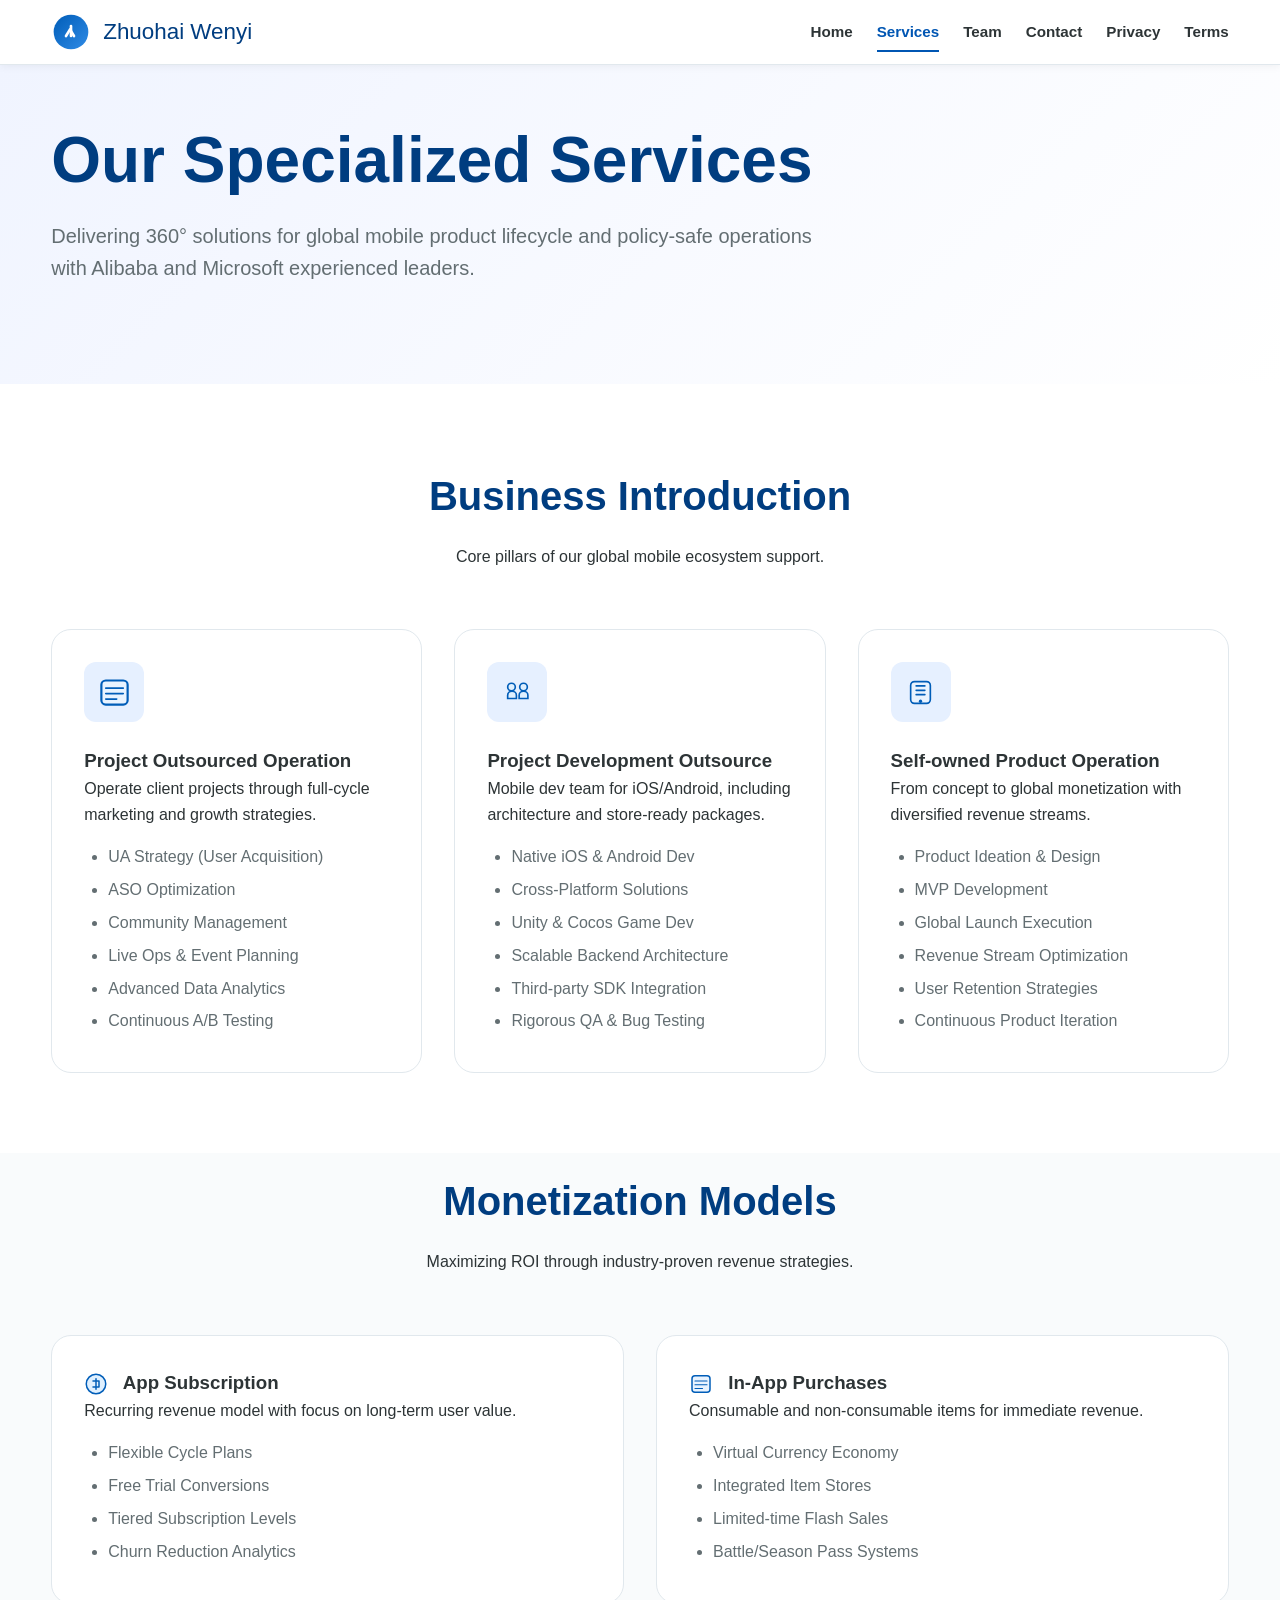
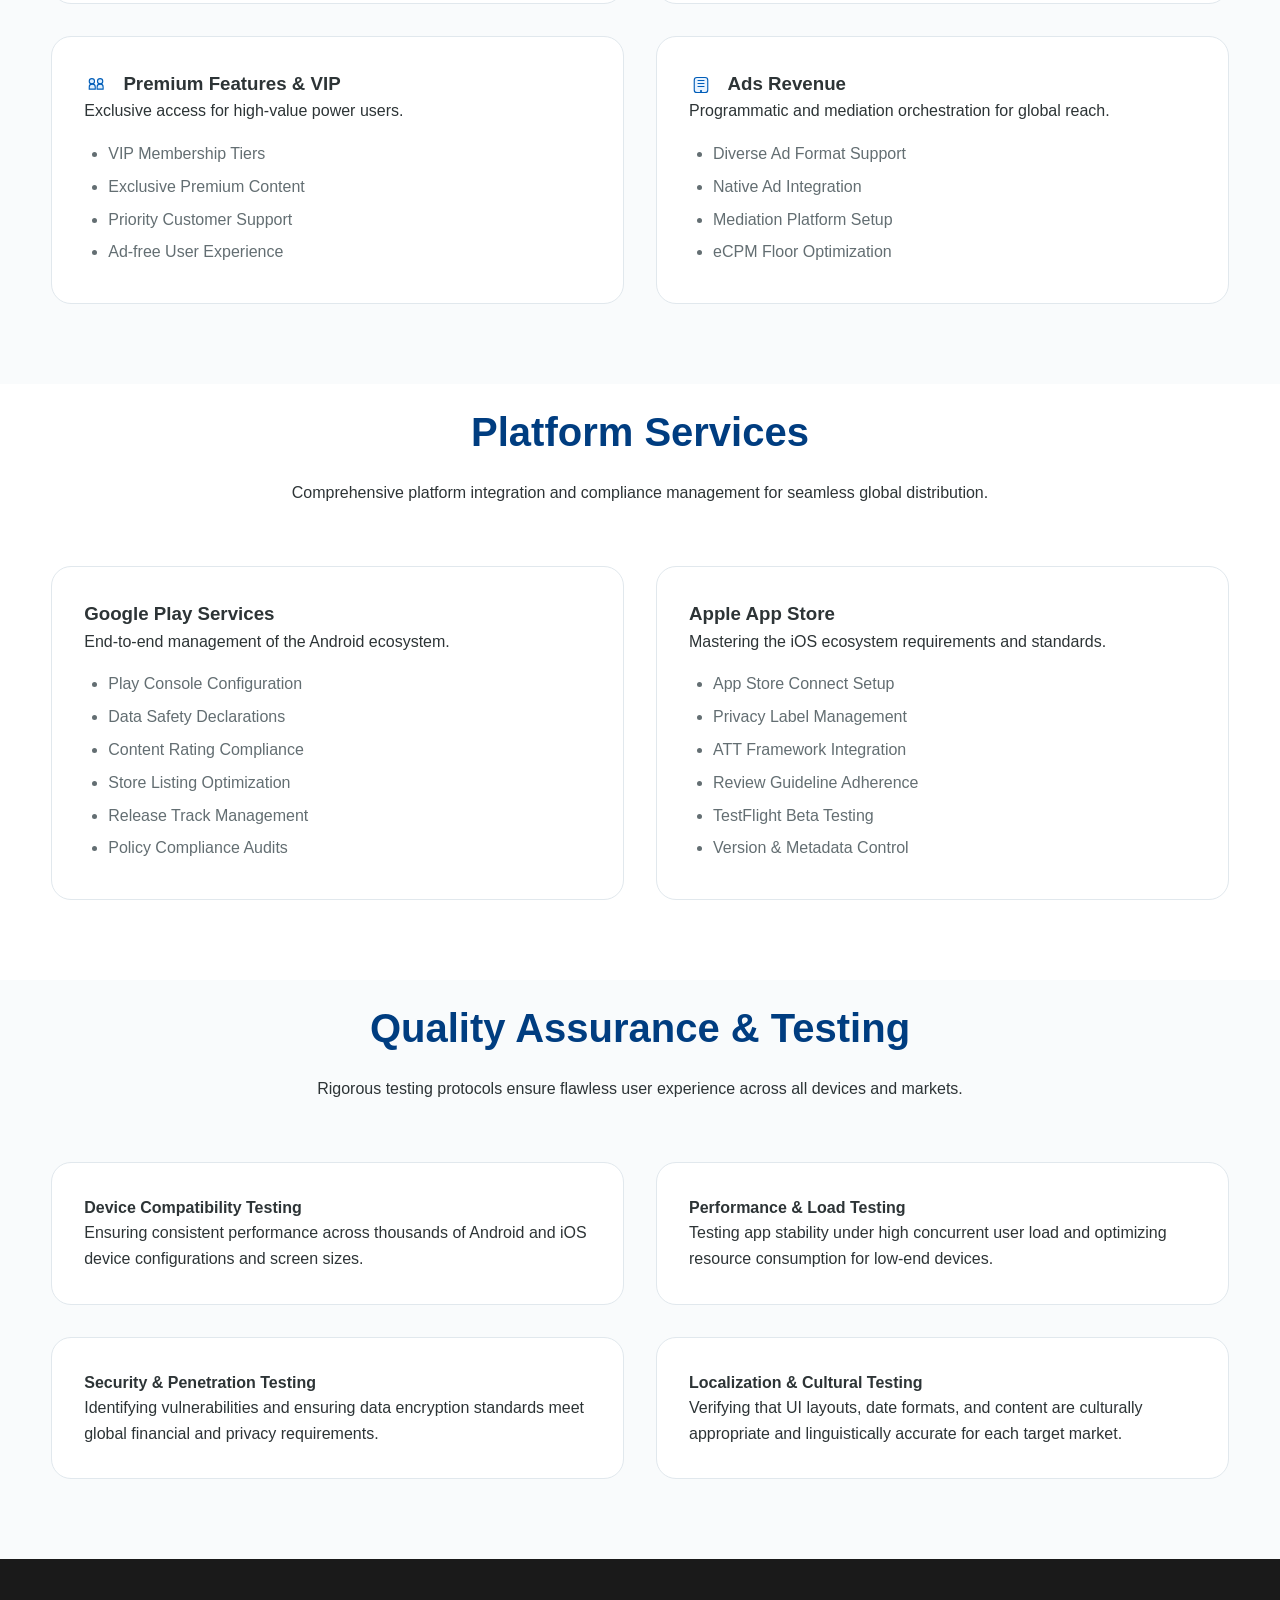
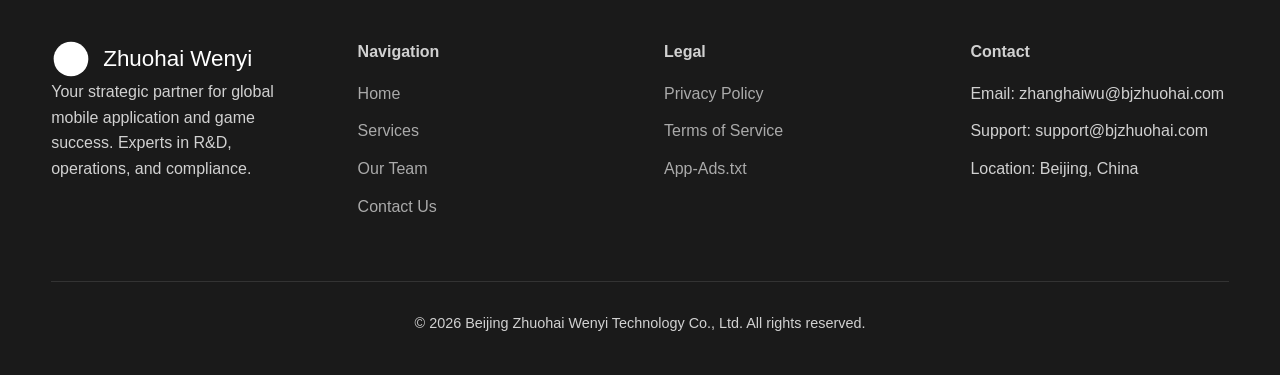
<file: services.html>
<!DOCTYPE html>
<html lang="en">
<head>
  <meta charset="UTF-8" />
  <meta name="viewport" content="width=device-width, initial-scale=1.0" />
  <title>Services | Beijing Zhuohai Wenyi Technology</title>
  <meta name="description" content="Service portfolio: project operations, custom development, self-owned project monetization and cross-platform app store adaptation.">

  <!-- SEO & Social Media -->
  <link rel="canonical" href="https://bjzhuohai.com/services.html" />
  <meta property="og:title" content="Services | Beijing Zhuohai Wenyi Technology" />
  <meta property="og:description" content="Comprehensive mobile app and game services: operations, development, monetization strategies for global markets." />
  <meta property="og:url" content="https://bjzhuohai.com/services.html" />
  <meta property="og:type" content="website" />
  <meta property="og:image" content="https://bjzhuohai.com/img/og-services.jpg" />
  <meta name="twitter:card" content="summary_large_image" />

  <link rel="stylesheet" href="css/style.css" />
  <script defer src="js/main.js"></script>
  <style>
    .card ul { margin-left: 1.5rem; color: var(--text-muted); line-height: 1.8; margin-top: 1rem; list-style-type: disc; }
    .card ul li { margin-bottom: 0.25rem; }
  </style>
</head>
<body>
  <header>
    <div class="container nav-wrap">
      <a href="index.html" class="site-brand"><img src="svg/logo.svg" alt="Logo" /><span>Zhuohai Wenyi</span></a>
      <nav class="nav-links">
        <a href="index.html">Home</a>
        <a href="services.html">Services</a>
        <a href="team.html">Team</a>
        <a href="contact.html">Contact</a>
        <a href="privacy.html">Privacy</a>
        <a href="terms.html">Terms</a>
      </nav>
    </div>
  </header>

  <main>
    <section class="hero" style="padding: 60px 0;">
      <div class="container">
        <h1>Our Specialized Services</h1>
        <p>Delivering 360° solutions for global mobile product lifecycle and policy-safe operations with Alibaba and Microsoft experienced leaders.</p>
      </div>
    </section>

    <section class="container section">
      <div class="section-header">
        <h2>Business Introduction</h2>
        <p class="subtitle">Core pillars of our global mobile ecosystem support.</p>
      </div>
      <div class="grid grid-3">
        <article class="card">
          <div class="card-icon"><img src="svg/icon-services.svg" alt="Operation" width="35" height="35" /></div>
          <h3>Project Outsourced Operation</h3>
          <p>Operate client projects through full-cycle marketing and growth strategies.</p>
          <ul>
            <li>UA Strategy (User Acquisition)</li>
            <li>ASO Optimization</li>
            <li>Community Management</li>
            <li>Live Ops & Event Planning</li>
            <li>Advanced Data Analytics</li>
            <li>Continuous A/B Testing</li>
          </ul>
        </article>
        <article class="card">
          <div class="card-icon"><img src="svg/icon-team.svg" alt="Development" width="35" height="35" /></div>
          <h3>Project Development Outsource</h3>
          <p>Mobile dev team for iOS/Android, including architecture and store-ready packages.</p>
          <ul>
            <li>Native iOS & Android Dev</li>
            <li>Cross-Platform Solutions</li>
            <li>Unity & Cocos Game Dev</li>
            <li>Scalable Backend Architecture</li>
            <li>Third-party SDK Integration</li>
            <li>Rigorous QA & Bug Testing</li>
          </ul>
        </article>
        <article class="card">
          <div class="card-icon"><img src="svg/icon-app.svg" alt="Self-owned" width="35" height="35" /></div>
          <h3>Self-owned Product Operation</h3>
          <p>From concept to global monetization with diversified revenue streams.</p>
          <ul>
            <li>Product Ideation & Design</li>
            <li>MVP Development</li>
            <li>Global Launch Execution</li>
            <li>Revenue Stream Optimization</li>
            <li>User Retention Strategies</li>
            <li>Continuous Product Iteration</li>
          </ul>
        </article>
      </div>
    </section>

    <section class="section" style="background: var(--bg-light); padding-top:1rem;">
      <div class="container">
        <div class="section-header">
          <h2>Monetization Models</h2>
          <p class="subtitle">Maximizing ROI through industry-proven revenue strategies.</p>
        </div>
        <div class="grid grid-2">
          <article class="card">
            <h3><img src="svg/icon-monetization.svg" width="24" height="24" style="vertical-align:middle;margin-right:10px;" /> App Subscription</h3>
            <p>Recurring revenue model with focus on long-term user value.</p>
            <ul>
              <li>Flexible Cycle Plans</li>
              <li>Free Trial Conversions</li>
              <li>Tiered Subscription Levels</li>
              <li>Churn Reduction Analytics</li>
            </ul>
          </article>
          <article class="card">
            <h3><img src="svg/icon-services.svg" width="24" height="24" style="vertical-align:middle;margin-right:10px;" /> In-App Purchases</h3>
            <p>Consumable and non-consumable items for immediate revenue.</p>
            <ul>
              <li>Virtual Currency Economy</li>
              <li>Integrated Item Stores</li>
              <li>Limited-time Flash Sales</li>
              <li>Battle/Season Pass Systems</li>
            </ul>
          </article>
          <article class="card">
            <h3><img src="svg/icon-team.svg" width="24" height="24" style="vertical-align:middle;margin-right:10px;" /> Premium Features & VIP</h3>
            <p>Exclusive access for high-value power users.</p>
            <ul>
              <li>VIP Membership Tiers</li>
              <li>Exclusive Premium Content</li>
              <li>Priority Customer Support</li>
              <li>Ad-free User Experience</li>
            </ul>
          </article>
          <article class="card">
            <h3><img src="svg/icon-app.svg" width="24" height="24" style="vertical-align:middle;margin-right:10px;" /> Ads Revenue</h3>
            <p>Programmatic and mediation orchestration for global reach.</p>
            <ul>
              <li>Diverse Ad Format Support</li>
              <li>Native Ad Integration</li>
              <li>Mediation Platform Setup</li>
              <li>eCPM Floor Optimization</li>
            </ul>
          </article>
        </div>
      </div>
    </section>

    <section class="section" style="padding-top:1rem;">
      <div class="container">
        <div class="section-header">
          <h2>Platform Services</h2>
          <p class="subtitle">Comprehensive platform integration and compliance management for seamless global distribution.</p>
        </div>
        <div class="grid grid-2">
          <article class="card">
            <h3>Google Play Services</h3>
            <p>End-to-end management of the Android ecosystem.</p>
            <ul>
              <li>Play Console Configuration</li>
              <li>Data Safety Declarations</li>
              <li>Content Rating Compliance</li>
              <li>Store Listing Optimization</li>
              <li>Release Track Management</li>
              <li>Policy Compliance Audits</li>
            </ul>
          </article>
          <article class="card">
            <h3>Apple App Store</h3>
            <p>Mastering the iOS ecosystem requirements and standards.</p>
            <ul>
              <li>App Store Connect Setup</li>
              <li>Privacy Label Management</li>
              <li>ATT Framework Integration</li>
              <li>Review Guideline Adherence</li>
              <li>TestFlight Beta Testing</li>
              <li>Version & Metadata Control</li>
            </ul>
          </article>
        </div>
      </div>
    </section>

    <section class="section" style="background: var(--bg-light); padding-top:1rem;">
      <div class="container">
        <div class="section-header">
          <h2>Quality Assurance & Testing</h2>
          <p class="subtitle">Rigorous testing protocols ensure flawless user experience across all devices and markets.</p>
        </div>
        <div class="grid grid-2">
          <div class="card">
            <h4>Device Compatibility Testing</h4>
            <p>Ensuring consistent performance across thousands of Android and iOS device configurations and screen sizes.</p>
          </div>
          <div class="card">
            <h4>Performance & Load Testing</h4>
            <p>Testing app stability under high concurrent user load and optimizing resource consumption for low-end devices.</p>
          </div>
          <div class="card">
            <h4>Security & Penetration Testing</h4>
            <p>Identifying vulnerabilities and ensuring data encryption standards meet global financial and privacy requirements.</p>
          </div>
          <div class="card">
            <h4>Localization & Cultural Testing</h4>
            <p>Verifying that UI layouts, date formats, and content are culturally appropriate and linguistically accurate for each target market.</p>
          </div>
        </div>
      </div>
    </section>
  </main>

  <footer>
    <div class="container">
      <div class="footer-grid">
        <div class="footer-col">
          <a href="index.html" class="site-brand footer-logo" style="color: white;">
            <img src="svg/logo.svg" alt="Logo" style="filter: brightness(0) invert(1);" />
            <span>Zhuohai Wenyi</span>
          </a>
          <p>Your strategic partner for global mobile application and game success. Experts in R&D, operations, and compliance.</p>
        </div>
        <div class="footer-col">
          <h4>Navigation</h4>
          <ul class="footer-links-list">
            <li><a href="index.html">Home</a></li>
            <li><a href="services.html">Services</a></li>
            <li><a href="team.html">Our Team</a></li>
            <li><a href="contact.html">Contact Us</a></li>
          </ul>
        </div>
        <div class="footer-col">
          <h4>Legal</h4>
          <ul class="footer-links-list">
            <li><a href="privacy.html">Privacy Policy</a></li>
            <li><a href="terms.html">Terms of Service</a></li>
            <li><a href="app-ads.txt">App-Ads.txt</a></li>
          </ul>
        </div>
        <div class="footer-col">
          <h4>Contact</h4>
          <ul class="footer-links-list">
            <li>Email: zhanghaiwu@bjzhuohai.com</li>
            <li>Support: support@bjzhuohai.com</li>
            <li>Location: Beijing, China</li>
          </ul>
        </div>
      </div>
      <div class="footer-bottom">
        <p>© 2026 Beijing Zhuohai Wenyi Technology Co., Ltd. All rights reserved.</p>
      </div>
    </div>
  </footer>
</body>
</html>
</file>
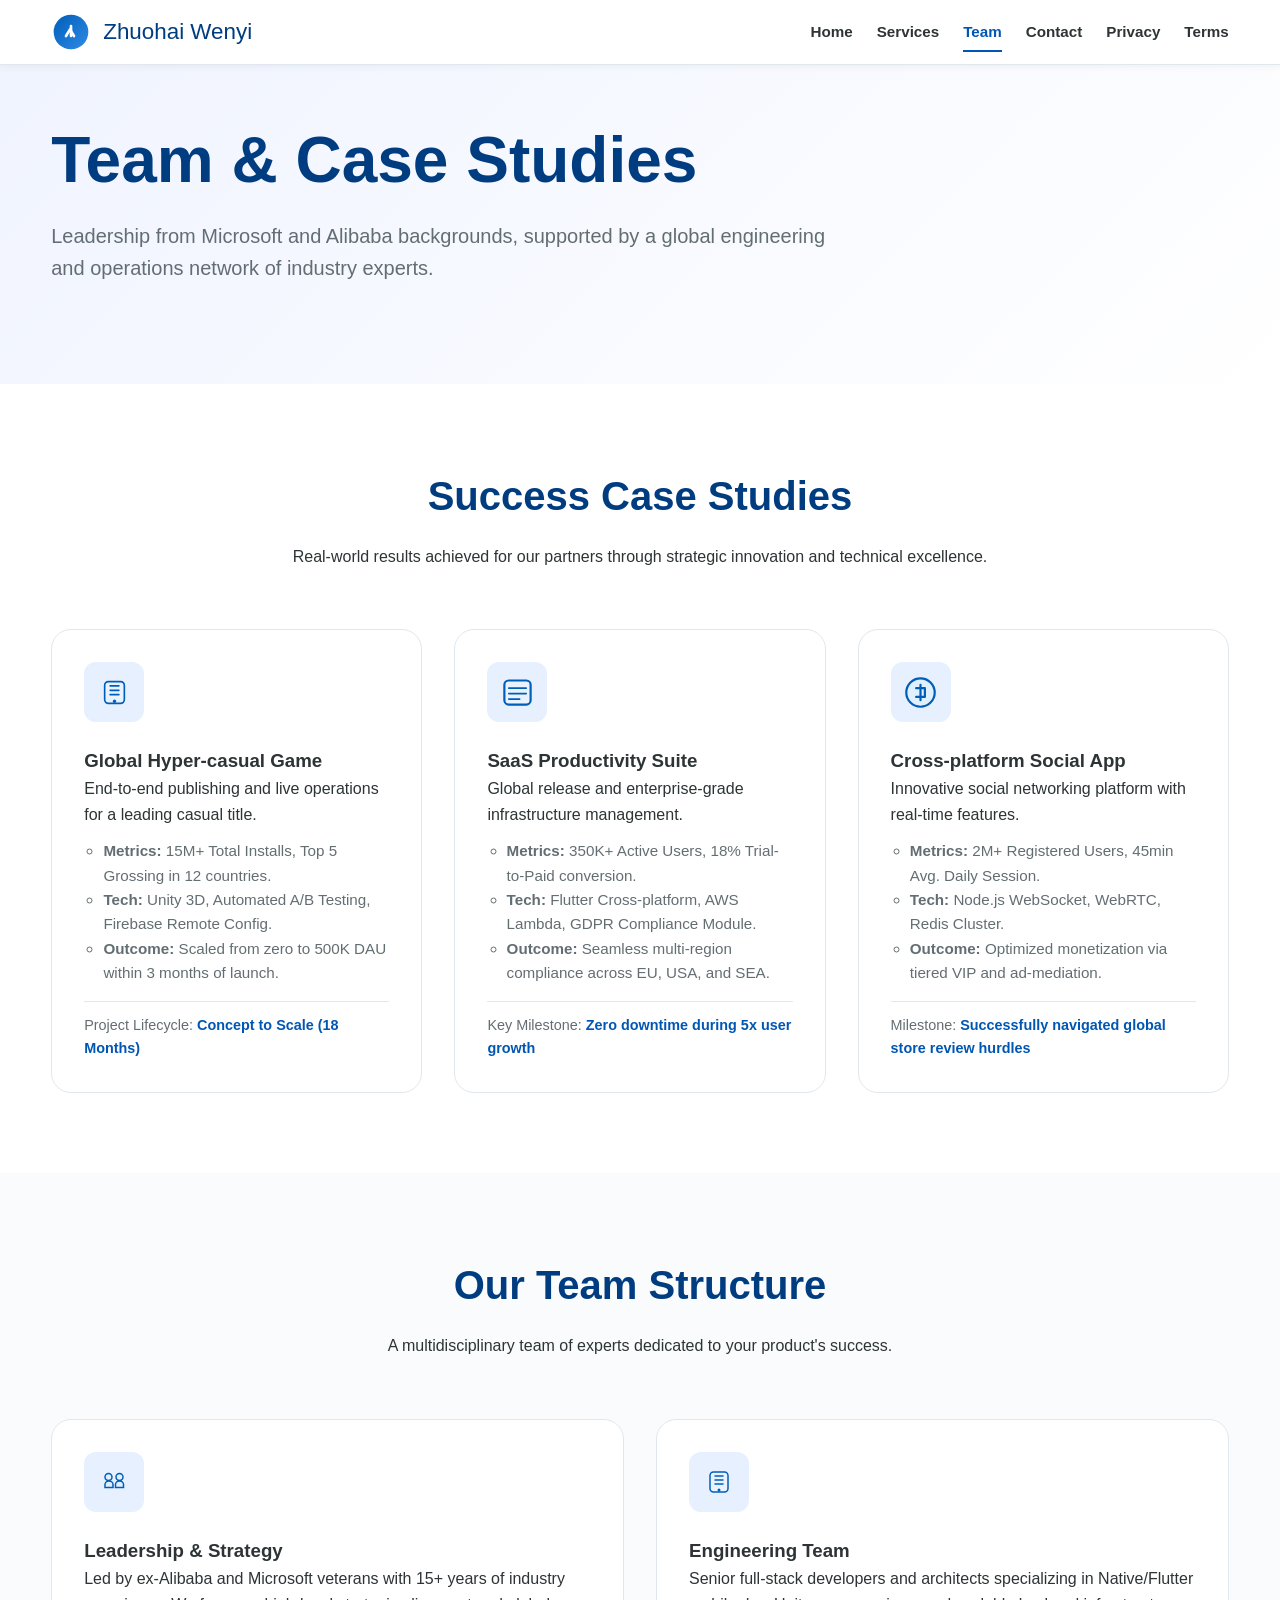
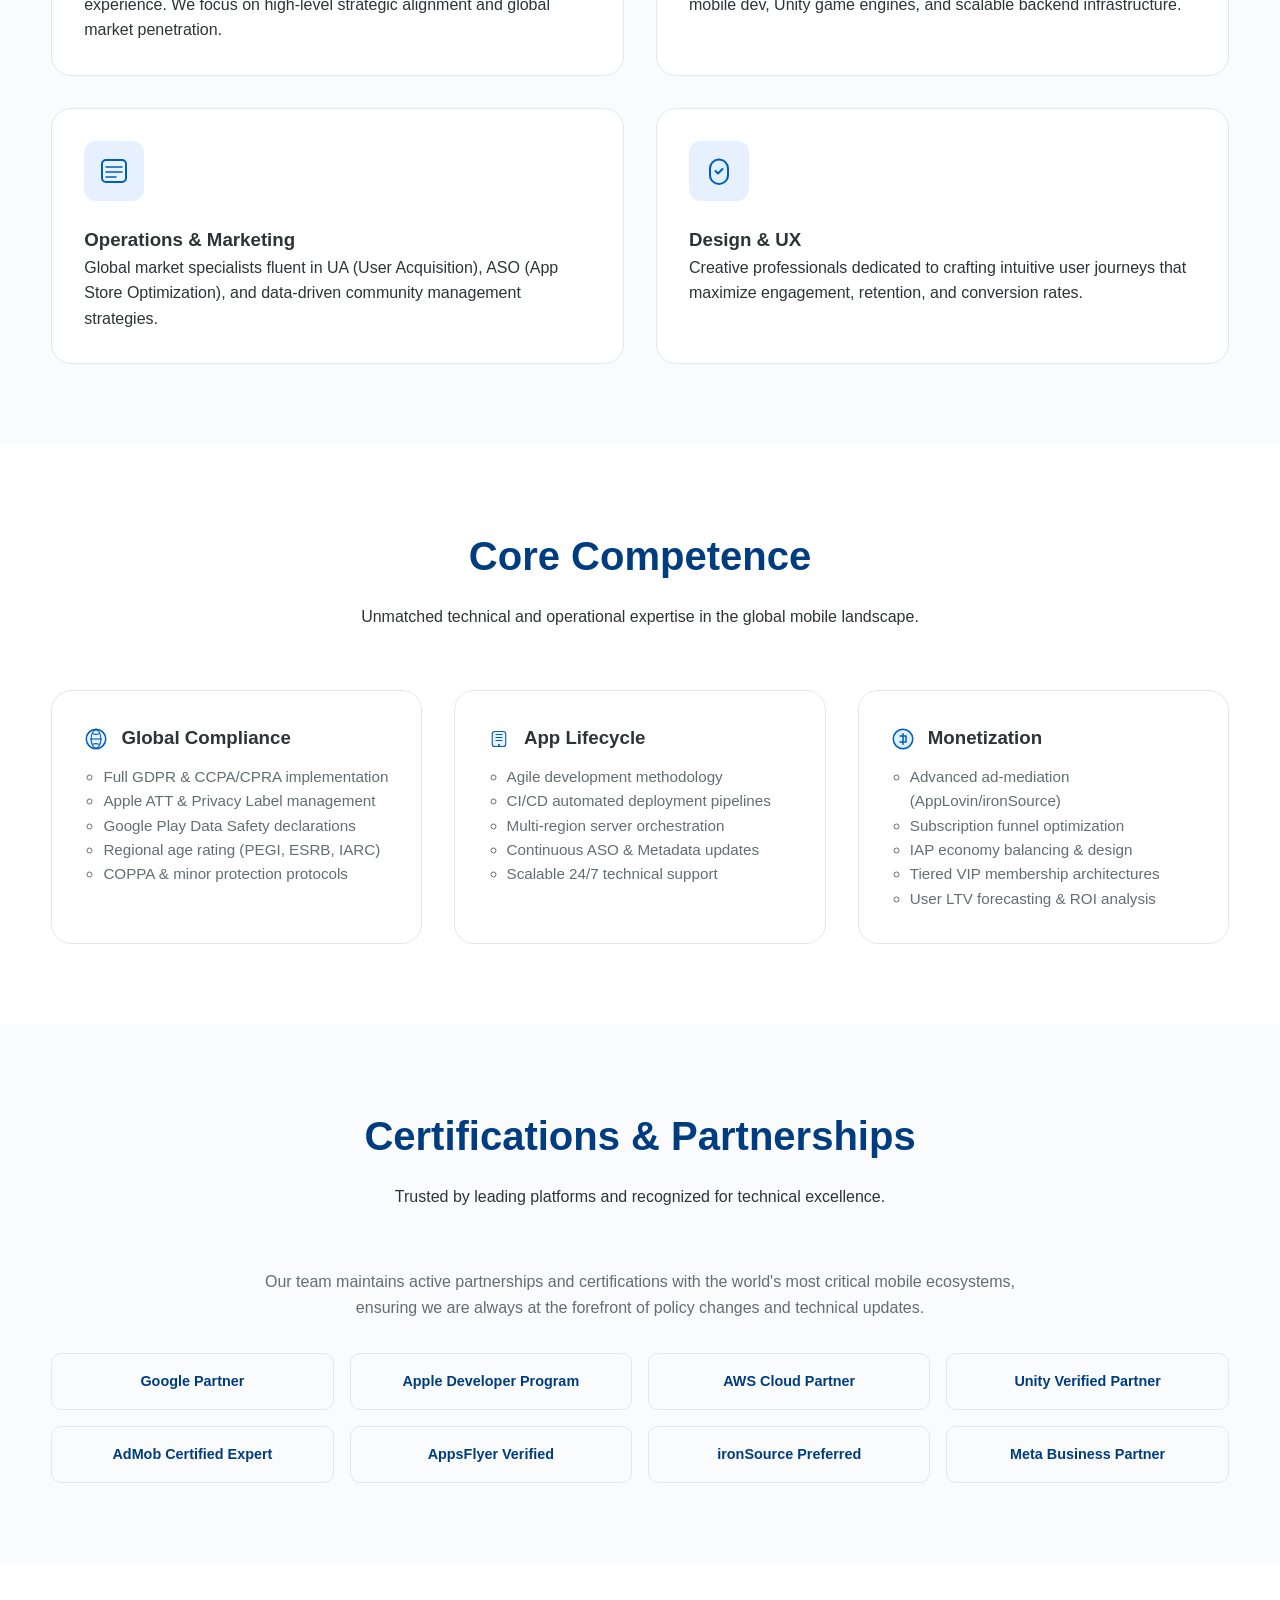
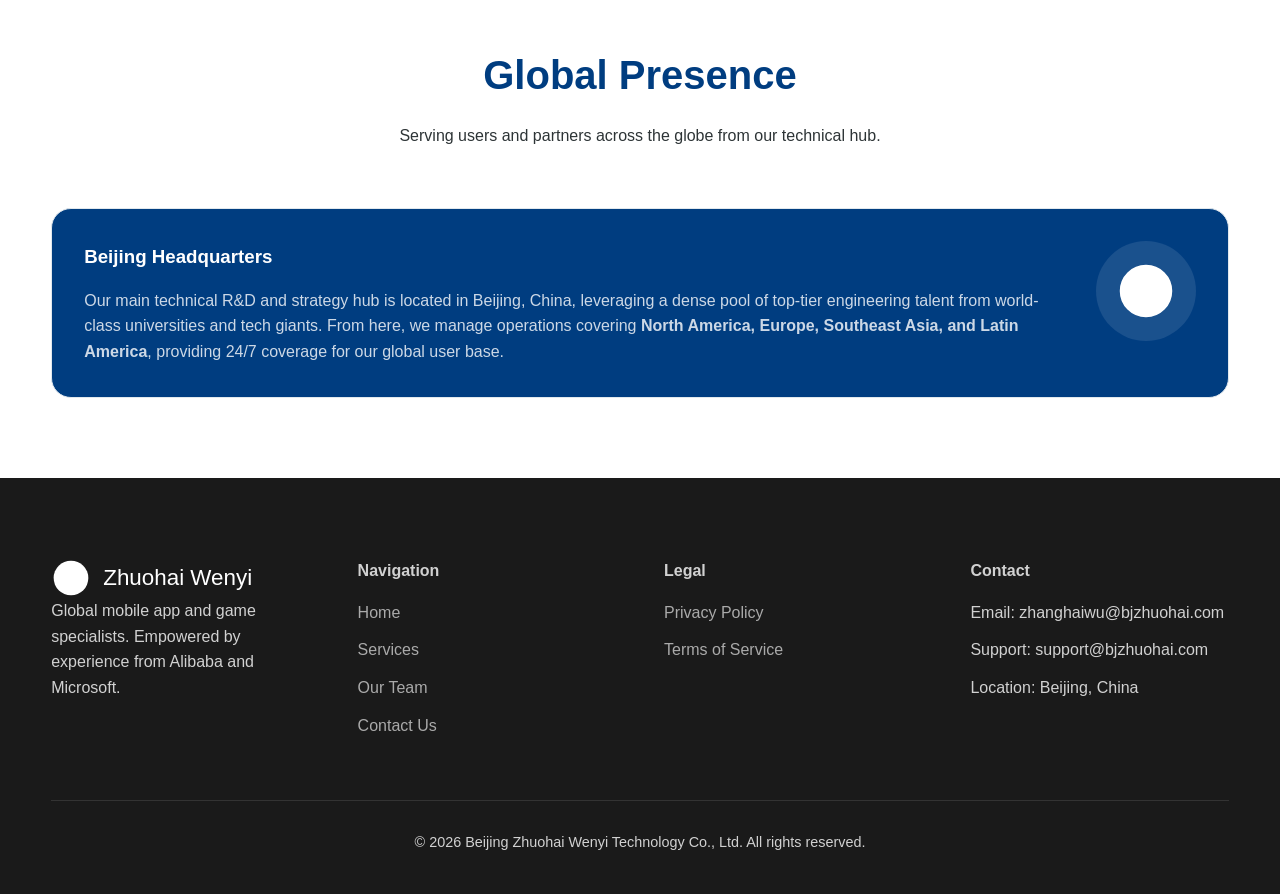
<file: team.html>
<!DOCTYPE html>
<html lang="en">
<head>
  <meta charset="UTF-8" />
  <meta name="viewport" content="width=device-width, initial-scale=1.0" />
  <title>Team & Case Studies | Beijing Zhuohai Wenyi Technology</title>
  <meta name="description" content="Experienced team with ex-Microsoft and ex-Alibaba professionals delivering mobile app/game products globally.">

  <!-- SEO & Social Media -->
  <link rel="canonical" href="https://bjzhuohai.com/team.html" />
  <meta property="og:title" content="Team & Case Studies | Beijing Zhuohai Wenyi Technology" />
  <meta property="og:description" content="Experienced team with Alibaba/Microsoft background. Proven track record in global app launches." />
  <meta property="og:url" content="https://bjzhuohai.com/team.html" />
  <meta property="og:type" content="website" />
  <meta property="og:image" content="https://bjzhuohai.com/img/og-team.jpg" />
  <meta name="twitter:card" content="summary_large_image" />

  <link rel="stylesheet" href="css/style.css" />
  <script defer src="js/main.js"></script>
  <style>
    .case-meta { font-size: 0.9rem; color: var(--text-muted); margin-top: 1rem; border-top: 1px solid var(--border-color); padding-top: 0.75rem; }
    .case-meta strong { color: var(--primary); }
    .card ul { margin-left: 1.2rem; margin-top: 0.75rem; list-style-type: circle; color: var(--text-muted); font-size: 0.95rem; }
    .badge-grid { display: flex; flex-wrap: wrap; gap: 1rem; margin-top: 1.5rem; }
    .badge-item { background: var(--bg-light); padding: 1rem 1.5rem; border-radius: 10px; border: 1px solid var(--border-color); flex: 1 1 calc(25% - 1rem); min-width: 150px; text-align: center; font-weight: 600; font-size: 0.9rem; color: var(--primary-dark); }
  </style>
</head>
<body>
  <header>
    <div class="container nav-wrap">
      <a href="index.html" class="site-brand">
        <img src="svg/logo.svg" alt="Zhuohai Logo" />
        <span>Zhuohai Wenyi</span>
      </a>
      <nav class="nav-links">
        <a href="index.html">Home</a>
        <a href="services.html">Services</a>
        <a href="team.html">Team</a>
        <a href="contact.html">Contact</a>
        <a href="privacy.html">Privacy</a>
        <a href="terms.html">Terms</a>
      </nav>
    </div>
  </header>

  <main>
    <section class="hero" style="padding: 60px 0;">
      <div class="container">
        <h1>Team & Case Studies</h1>
        <p>Leadership from Microsoft and Alibaba backgrounds, supported by a global engineering and operations network of industry experts.</p>
      </div>
    </section>

    <!-- Case Studies Section -->
    <section class="container section">
      <div class="section-header">
        <h2>Success Case Studies</h2>
        <p class="subtitle">Real-world results achieved for our partners through strategic innovation and technical excellence.</p>
      </div>
      <div class="grid grid-3">
        <article class="card">
          <div class="card-icon"><img src="svg/icon-app.svg" width="35" height="35" /></div>
          <h3>Global Hyper-casual Game</h3>
          <p>End-to-end publishing and live operations for a leading casual title.</p>
          <ul>
            <li><strong>Metrics:</strong> 15M+ Total Installs, Top 5 Grossing in 12 countries.</li>
            <li><strong>Tech:</strong> Unity 3D, Automated A/B Testing, Firebase Remote Config.</li>
            <li><strong>Outcome:</strong> Scaled from zero to 500K DAU within 3 months of launch.</li>
          </ul>
          <div class="case-meta">
            Project Lifecycle: <strong>Concept to Scale (18 Months)</strong>
          </div>
        </article>
        <article class="card">
          <div class="card-icon"><img src="svg/icon-services.svg" width="35" height="35" /></div>
          <h3>SaaS Productivity Suite</h3>
          <p>Global release and enterprise-grade infrastructure management.</p>
          <ul>
            <li><strong>Metrics:</strong> 350K+ Active Users, 18% Trial-to-Paid conversion.</li>
            <li><strong>Tech:</strong> Flutter Cross-platform, AWS Lambda, GDPR Compliance Module.</li>
            <li><strong>Outcome:</strong> Seamless multi-region compliance across EU, USA, and SEA.</li>
          </ul>
          <div class="case-meta">
            Key Milestone: <strong>Zero downtime during 5x user growth</strong>
          </div>
        </article>
        <article class="card">
          <div class="card-icon"><img src="svg/icon-monetization.svg" width="35" height="35" /></div>
          <h3>Cross-platform Social App</h3>
          <p>Innovative social networking platform with real-time features.</p>
          <ul>
            <li><strong>Metrics:</strong> 2M+ Registered Users, 45min Avg. Daily Session.</li>
            <li><strong>Tech:</strong> Node.js WebSocket, WebRTC, Redis Cluster.</li>
            <li><strong>Outcome:</strong> Optimized monetization via tiered VIP and ad-mediation.</li>
          </ul>
          <div class="case-meta">
            Milestone: <strong>Successfully navigated global store review hurdles</strong>
          </div>
        </article>
      </div>
    </section>

    <!-- Team Structure Section -->
    <section class="section" style="background: var(--bg-light);">
      <div class="container">
        <div class="section-header">
          <h2>Our Team Structure</h2>
          <p class="subtitle">A multidisciplinary team of experts dedicated to your product's success.</p>
        </div>
        <div class="grid grid-2">
          <div class="card">
            <div class="card-icon"><img src="svg/icon-team.svg" width="32" height="32" /></div>
            <h3>Leadership & Strategy</h3>
            <p>Led by ex-Alibaba and Microsoft veterans with 15+ years of industry experience. We focus on high-level strategic alignment and global market penetration.</p>
          </div>
          <div class="card">
            <div class="card-icon"><img src="svg/icon-app.svg" width="32" height="32" /></div>
            <h3>Engineering Team</h3>
            <p>Senior full-stack developers and architects specializing in Native/Flutter mobile dev, Unity game engines, and scalable backend infrastructure.</p>
          </div>
          <div class="card">
            <div class="card-icon"><img src="svg/icon-services.svg" width="32" height="32" /></div>
            <h3>Operations & Marketing</h3>
            <p>Global market specialists fluent in UA (User Acquisition), ASO (App Store Optimization), and data-driven community management strategies.</p>
          </div>
          <div class="card">
            <div class="card-icon"><img src="svg/icon-privacy.svg" width="32" height="32" /></div>
            <h3>Design & UX</h3>
            <p>Creative professionals dedicated to crafting intuitive user journeys that maximize engagement, retention, and conversion rates.</p>
          </div>
        </div>
      </div>
    </section>

    <!-- Core Competence Section -->
    <section class="container section">
      <div class="section-header">
        <h2>Core Competence</h2>
        <p class="subtitle">Unmatched technical and operational expertise in the global mobile landscape.</p>
      </div>
      <div class="grid grid-3">
        <article class="card">
          <h3><img src="svg/icon-globe.svg" alt="Global Compliance" width="24" height="24" style="vertical-align:middle;margin-right:8px;" /> Global Compliance</h3>
          <ul>
            <li>Full GDPR & CCPA/CPRA implementation</li>
            <li>Apple ATT & Privacy Label management</li>
            <li>Google Play Data Safety declarations</li>
            <li>Regional age rating (PEGI, ESRB, IARC)</li>
            <li>COPPA & minor protection protocols</li>
          </ul>
        </article>
        <article class="card">
          <h3><img src="svg/icon-app.svg" alt="App Lifecycle" width="24" height="24" style="vertical-align:middle;margin-right:8px;" /> App Lifecycle</h3>
          <ul>
            <li>Agile development methodology</li>
            <li>CI/CD automated deployment pipelines</li>
            <li>Multi-region server orchestration</li>
            <li>Continuous ASO & Metadata updates</li>
            <li>Scalable 24/7 technical support</li>
          </ul>
        </article>
        <article class="card">
          <h3><img src="svg/icon-monetization.svg" alt="Monetization" width="24" height="24" style="vertical-align:middle;margin-right:8px;" /> Monetization</h3>
          <ul>
            <li>Advanced ad-mediation (AppLovin/ironSource)</li>
            <li>Subscription funnel optimization</li>
            <li>IAP economy balancing & design</li>
            <li>Tiered VIP membership architectures</li>
            <li>User LTV forecasting & ROI analysis</li>
          </ul>
        </article>
      </div>
    </section>

    <!-- Certifications & Partnerships -->
    <section class="section" style="background: var(--bg-light);">
      <div class="container">
        <div class="section-header">
          <h2>Certifications & Partnerships</h2>
          <p class="subtitle">Trusted by leading platforms and recognized for technical excellence.</p>
        </div>
        <p style="text-align: center; color: var(--text-muted); max-width: 800px; margin: 0 auto 2rem;">Our team maintains active partnerships and certifications with the world's most critical mobile ecosystems, ensuring we are always at the forefront of policy changes and technical updates.</p>
        <div class="badge-grid">
          <div class="badge-item">Google Partner</div>
          <div class="badge-item">Apple Developer Program</div>
          <div class="badge-item">AWS Cloud Partner</div>
          <div class="badge-item">Unity Verified Partner</div>
          <div class="badge-item">AdMob Certified Expert</div>
          <div class="badge-item">AppsFlyer Verified</div>
          <div class="badge-item">ironSource Preferred</div>
          <div class="badge-item">Meta Business Partner</div>
        </div>
      </div>
    </section>

    <!-- Global Presence Section -->
    <section class="container section">
      <div class="section-header">
        <h2>Global Presence</h2>
        <p class="subtitle">Serving users and partners across the globe from our technical hub.</p>
      </div>
      <div class="card" style="display: flex; gap: 2rem; align-items: center; background: var(--primary-dark); color: white;">
        <div style="flex: 1;">
          <h3 style="color: white; margin-bottom: 1rem;">Beijing Headquarters</h3>
          <p style="color: rgba(255,255,255,0.8);">Our main technical R&D and strategy hub is located in Beijing, China, leveraging a dense pool of top-tier engineering talent from world-class universities and tech giants. From here, we manage operations covering <strong>North America, Europe, Southeast Asia, and Latin America</strong>, providing 24/7 coverage for our global user base.</p>
        </div>
        <div class="card-icon" style="background: rgba(255,255,255,0.1); width: 100px; height: 100px; border-radius: 50%; display: flex; align-items: center; justify-content: center; flex-shrink: 0;">
          <img src="svg/icon-globe.svg" width="60" height="60" style="filter: brightness(0) invert(1);" />
        </div>
      </div>
    </section>
  </main>

  <footer>
    <div class="container">
      <div class="footer-grid">
        <div class="footer-col">
          <a href="index.html" class="site-brand footer-logo" style="color: white;">
            <img src="svg/logo.svg" alt="Logo" style="filter: brightness(0) invert(1);" />
            <span>Zhuohai Wenyi</span>
          </a>
          <p>Global mobile app and game specialists. Empowered by experience from Alibaba and Microsoft.</p>
        </div>
        <div class="footer-col">
          <h4>Navigation</h4>
          <ul class="footer-links-list">
            <li><a href="index.html">Home</a></li>
            <li><a href="services.html">Services</a></li>
            <li><a href="team.html">Our Team</a></li>
            <li><a href="contact.html">Contact Us</a></li>
          </ul>
        </div>
        <div class="footer-col">
          <h4>Legal</h4>
          <ul class="footer-links-list">
            <li><a href="privacy.html">Privacy Policy</a></li>
            <li><a href="terms.html">Terms of Service</a></li>
          </ul>
        </div>
        <div class="footer-col">
          <h4>Contact</h4>
          <ul class="footer-links-list">
            <li>Email: zhanghaiwu@bjzhuohai.com</li>
            <li>Support: support@bjzhuohai.com</li>
            <li>Location: Beijing, China</li>
          </ul>
        </div>
      </div>
      <div class="footer-bottom">
        <p>© 2026 Beijing Zhuohai Wenyi Technology Co., Ltd. All rights reserved.</p>
      </div>
    </div>
  </footer>
</body>
</html>
</file>
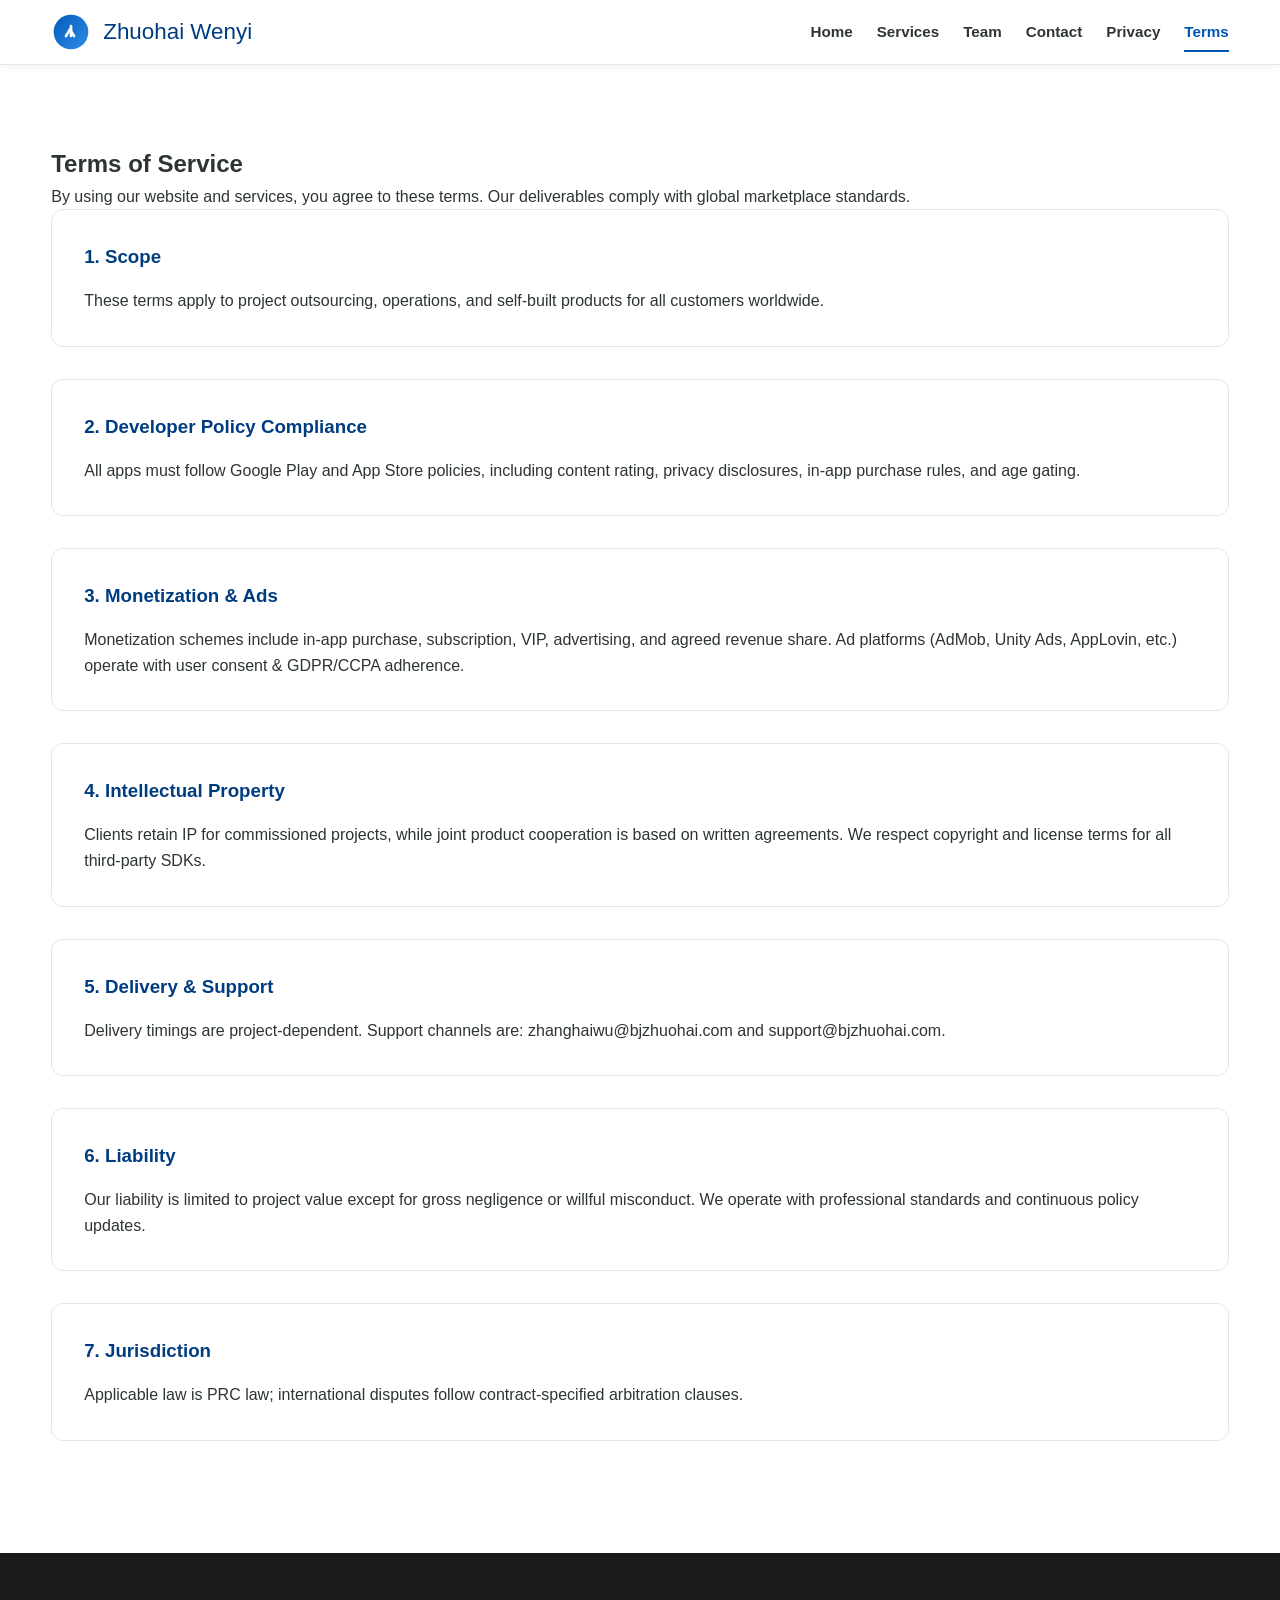
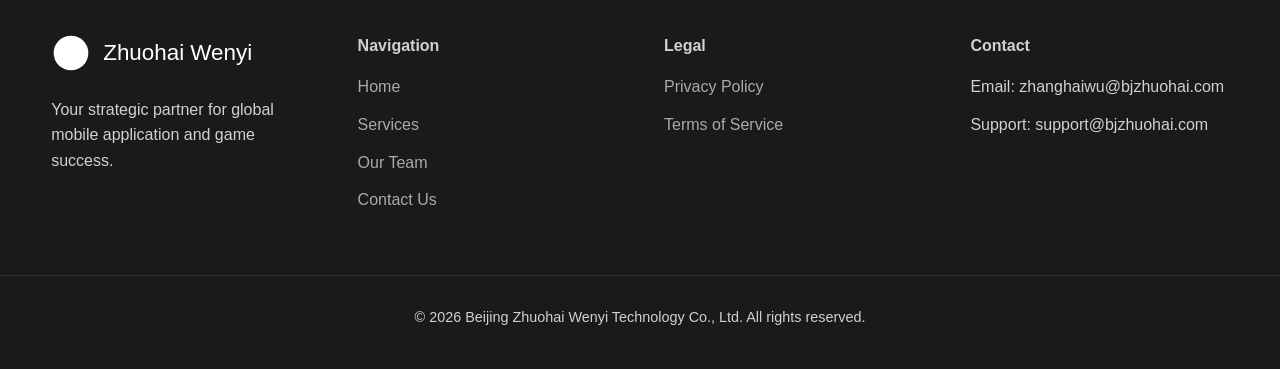
<file: terms.html>
<!DOCTYPE html>
<html lang="en">
<head>
  <meta charset="UTF-8" />
  <meta name="viewport" content="width=device-width, initial-scale=1.0" />
  <title>Terms of Service | Beijing Zhuohai Wenyi Technology</title>
  <meta name="description" content="Terms and conditions for using our mobile applications and services globally.">

  <!-- SEO & Social Media -->
  <link rel="canonical" href="https://bjzhuohai.com/terms.html" />
  <meta property="og:title" content="Terms of Service | Beijing Zhuohai Wenyi Technology" />
  <meta property="og:description" content="Terms and conditions for using our mobile applications and services globally." />
  <meta property="og:url" content="https://bjzhuohai.com/terms.html" />
  <meta property="og:type" content="website" />
  <meta property="og:image" content="https://bjzhuohai.com/img/og-terms.jpg" />
  <meta name="twitter:card" content="summary_large_image" />

  <link rel="stylesheet" href="css/style.css" />
  <script defer src="js/main.js"></script>
</head>
<body>
  <header>
    <div class="container nav-wrap">
      <a href="index.html" class="site-brand"><img src="svg/logo.svg" alt="Logo" /><span>Zhuohai Wenyi</span></a>
      <nav class="nav-links">
        <a href="index.html">Home</a>
        <a href="services.html">Services</a>
        <a href="team.html">Team</a>
        <a href="contact.html">Contact</a>
        <a href="privacy.html">Privacy</a>
        <a href="terms.html">Terms</a>
      </nav>
    </div>
  </header>

  <main class="container section">
    <h2>Terms of Service</h2>
    <p class="subtitle">By using our website and services, you agree to these terms. Our deliverables comply with global marketplace standards.</p>

    <article class="policy-card">
      <h3>1. Scope</h3>
      <p>These terms apply to project outsourcing, operations, and self-built products for all customers worldwide.</p>
    </article>

    <article class="policy-card">
      <h3>2. Developer Policy Compliance</h3>
      <p>All apps must follow Google Play and App Store policies, including content rating, privacy disclosures, in-app purchase rules, and age gating.</p>
    </article>

    <article class="policy-card">
      <h3>3. Monetization & Ads</h3>
      <p>Monetization schemes include in-app purchase, subscription, VIP, advertising, and agreed revenue share. Ad platforms (AdMob, Unity Ads, AppLovin, etc.) operate with user consent & GDPR/CCPA adherence.</p>
    </article>

    <article class="policy-card">
      <h3>4. Intellectual Property</h3>
      <p>Clients retain IP for commissioned projects, while joint product cooperation is based on written agreements. We respect copyright and license terms for all third-party SDKs.</p>
    </article>

    <article class="policy-card">
      <h3>5. Delivery & Support</h3>
      <p>Delivery timings are project-dependent. Support channels are: zhanghaiwu@bjzhuohai.com and support@bjzhuohai.com.</p>
    </article>

    <article class="policy-card">
      <h3>6. Liability</h3>
      <p>Our liability is limited to project value except for gross negligence or willful misconduct. We operate with professional standards and continuous policy updates.</p>
    </article>

    <article class="policy-card">
      <h3>7. Jurisdiction</h3>
      <p>Applicable law is PRC law; international disputes follow contract-specified arbitration clauses.</p>
    </article>

  </main>

  <footer>
    <div class="container footer-grid">
      <div class="footer-col">
        <div class="site-brand footer-logo" style="color: white; margin-bottom: 1.5rem;">
          <img src="svg/logo.svg" alt="" width="40" height="40" loading="lazy" style="filter: brightness(0) invert(1);" />
          <span>Zhuohai Wenyi</span>
        </div>
        <p>Your strategic partner for global mobile application and game success.</p>
      </div>
      <div class="footer-col">
        <h4>Navigation</h4>
        <ul class="footer-links-list">
          <li><a href="index.html">Home</a></li>
          <li><a href="services.html">Services</a></li>
          <li><a href="team.html">Our Team</a></li>
          <li><a href="contact.html">Contact Us</a></li>
        </ul>
      </div>
      <div class="footer-col">
        <h4>Legal</h4>
        <ul class="footer-links-list">
          <li><a href="privacy.html">Privacy Policy</a></li>
          <li><a href="terms.html">Terms of Service</a></li>
        </ul>
      </div>
      <div class="footer-col">
        <h4>Contact</h4>
        <ul class="footer-links-list">
          <li>Email: zhanghaiwu@bjzhuohai.com</li>
          <li>Support: support@bjzhuohai.com</li>
        </ul>
      </div>
    </div>
    <div class="footer-bottom">
      <p class="legal">© 2026 Beijing Zhuohai Wenyi Technology Co., Ltd. All rights reserved.</p>
    </div>
  </footer>
</body>
</html>
</file>
<file: css/style.css>
/* Modernized Style Sheet for Beijing Zhuohai Wenyi */
:root {
  --primary: #0056b3;
  --primary-dark: #003d80;
  --primary-light: #e6f0ff;
  --secondary: #6c757d;
  --accent: #00d2ff;
  --text-main: #2d3436;
  --text-muted: #636e72;
  --bg-light: #f9fbfc;
  --white: #ffffff;
  --border-color: #e1e8ed;
  --shadow-sm: 0 2px 8px rgba(0,0,0,0.05);
  --shadow-md: 0 10px 30px rgba(0,0,0,0.08);
  --transition: all 0.3s cubic-bezier(0.4, 0, 0.2, 1);
  /* Added Missing Variables */
  --radius-lg: 20px;
  --radius-md: 12px;
  --radius-sm: 8px;
  --font-main: 'Segoe UI', Roboto, Helvetica, Arial, sans-serif;
}

* { box-sizing: border-box; margin: 0; padding: 0; }

html { scroll-behavior: smooth; }

body {
  font-family: var(--font-main);
  color: var(--text-main);
  background-color: var(--white);
  line-height: 1.6;
  overflow-x: hidden;
}

.container {
  width: min(1200px, 92vw);
  margin: 0 auto;
}

/* Skip Link */
.skip-link {
  position: absolute;
  top: -40px;
  left: 0;
  background: var(--primary);
  color: white;
  padding: 8px;
  z-index: 2000;
  transition: top 0.3s;
}
.skip-link:focus { top: 0; }

/* Header & Nav */
header {
  background: rgba(255, 255, 255, 0.95);
  backdrop-filter: blur(10px);
  position: sticky;
  top: 0;
  z-index: 1000;
  border-bottom: 1px solid var(--border-color);
  box-shadow: var(--shadow-sm);
}

.nav-wrap {
  display: flex;
  justify-content: space-between;
  align-items: center;
  padding: 0.75rem 0;
  position: relative;
}

.site-brand {
  display: flex;
  align-items: center;
  gap: 0.75rem;
  text-decoration: none;
  font-size: 1.4rem;
  color: var(--primary-dark);
}

.site-brand img { height: 40px; }

.nav-links { display: flex; gap: 1.5rem; }
.nav-links a {
  text-decoration: none;
  color: var(--text-main);
  font-weight: 600;
  font-size: 0.95rem;
  transition: var(--transition);
  padding: 0.5rem 0;
  position: relative;
}

.nav-links a::after {
  content: '';
  position: absolute;
  bottom: 0;
  left: 0;
  width: 0;
  height: 2px;
  background: var(--primary);
  transition: var(--transition);
}

.nav-links a:hover, .nav-links a.active { color: var(--primary); }
.nav-links a:hover::after, .nav-links a.active::after { width: 100%; }

/* Mobile Menu Styles */
.menu-toggle {
  display: none;
  flex-direction: column;
  justify-content: space-between;
  width: 30px;
  height: 21px;
  background: transparent;
  border: none;
  cursor: pointer;
  padding: 0;
  z-index: 1001;
}

.menu-toggle span {
  width: 100%;
  height: 3px;
  background-color: var(--primary-dark);
  border-radius: 3px;
  transition: var(--transition);
}

.menu-toggle.active span:nth-child(1) { transform: translateY(9px) rotate(45deg); }
.menu-toggle.active span:nth-child(2) { opacity: 0; }
.menu-toggle.active span:nth-child(3) { transform: translateY(-9px) rotate(-45deg); }

.nav-overlay {
  position: fixed;
  top: 0;
  left: 0;
  width: 100%;
  height: 100%;
  background: rgba(0,0,0,0.5);
  opacity: 0;
  visibility: hidden;
  transition: var(--transition);
  z-index: 999;
}
.nav-overlay.active { opacity: 1; visibility: visible; }

/* Hero Section */
.hero {
  padding: 100px 0;
  background: linear-gradient(135deg, #f0f4ff 0%, #ffffff 100%);
  position: relative;
  overflow: hidden;
}

.hero h1 { font-size: clamp(2.2rem, 5vw, 4rem); margin-bottom: 1.5rem; line-height: 1.1; color: var(--primary-dark); }
.hero p { font-size: 1.25rem; color: var(--text-muted); max-width: 800px; margin-bottom: 2.5rem; }

.hero-btns { display: flex; gap: 1rem; flex-wrap: wrap; }

/* Buttons */
.btn-primary, .btn-secondary {
  padding: 0.85rem 2rem;
  border-radius: 50px;
  font-weight: 700;
  text-decoration: none;
  transition: var(--transition);
  display: inline-flex;
  align-items: center;
  gap: 0.5rem;
  min-height: 44px;
}

.btn-primary { background: var(--primary); color: var(--white); box-shadow: 0 4px 15px rgba(0,86,179,0.3); }
.btn-primary:hover { background: var(--primary-dark); transform: translateY(-2px); }

.btn-secondary { background: var(--white); color: var(--primary); border: 2px solid var(--primary); }
.btn-secondary:hover { background: var(--primary-light); transform: translateY(-2px); }

/* Grid & Cards */
.grid { display: grid; gap: 2rem; }
.grid-3 { grid-template-columns: repeat(auto-fit, minmax(300px, 1fr)); }
.grid-2 { grid-template-columns: repeat(auto-fit, minmax(400px, 1fr)); }

.section { padding: 80px 0; }
.section-header { text-align: center; margin-bottom: 60px; }
.section-header h2 { font-size: 2.5rem; margin-bottom: 1rem; color: var(--primary-dark); }

.card {
  background: var(--white);
  padding: 2rem;
  border-radius: var(--radius-lg);
  border: 1px solid var(--border-color);
  transition: var(--transition);
  height: 100%;
}
.card:hover { transform: translateY(-5px); box-shadow: var(--shadow-md); }

.card-icon {
  width: 60px; height: 60px; background: var(--primary-light);
  border-radius: var(--radius-md); display: flex; align-items: center; justify-content: center;
  margin-bottom: 1.5rem;
}

/* Policy & FAQ */
.policy-card { background: var(--white); border: 1px solid var(--border-color); border-radius: var(--radius-md); padding: 2rem; margin-bottom: 2rem; }
.policy-card h3 { color: var(--primary-dark); margin-bottom: 1rem; }
.policy-card ul { margin-left: 1.5rem; margin-top: 1rem; }
.policy-card li { margin-bottom: 0.5rem; color: var(--text-muted); }

/* Form Styles */
.form-group { margin-bottom: 1.5rem; }
.form-group label { display: block; margin-bottom: 0.5rem; font-weight: 600; color: var(--text-main); }
.form-control {
  width: 100%; padding: 0.75rem 1rem; border: 1px solid var(--border-color);
  border-radius: var(--radius-sm); font-family: inherit; font-size: 1rem;
  transition: var(--transition);
}
.form-control:focus { outline: none; border-color: var(--primary); box-shadow: 0 0 0 3px rgba(0,86,179,0.1); }
.error-message { color: #d63031; font-size: 0.85rem; margin-top: 0.25rem; display: none; }
.form-control.invalid { border-color: #d63031; }

/* Footer */
footer { background: #1a1a1a; color: #d1d1d1; padding: 80px 0 40px; }
.footer-grid { display: grid; grid-template-columns: repeat(auto-fit, minmax(200px, 1fr)); gap: 3rem; }
.footer-links-list { list-style: none; margin-top: 1rem; }
.footer-links-list li { margin-bottom: 0.75rem; }
.footer-links-list a { color: #aaa; text-decoration: none; transition: var(--transition); }
.footer-links-list a:hover { color: var(--white); }
.footer-bottom { border-top: 1px solid #333; margin-top: 50px; padding-top: 30px; text-align: center; font-size: 0.9rem; }

/* Responsive */
@media (max-width: 992px) {
  .section { padding: 60px 0; }
  .grid-2 { grid-template-columns: 1fr; }
}

@media (max-width: 768px) {
  .menu-toggle { display: flex; }

  .nav-links {
    position: fixed;
    top: 0;
    right: -280px;
    width: 280px;
    height: 100vh;
    background: var(--white);
    flex-direction: column;
    padding: 80px 40px;
    transition: var(--transition);
    z-index: 1000;
    box-shadow: -5px 0 15px rgba(0,0,0,0.1);
  }

  .nav-links.active { right: 0; }
  .nav-links a { font-size: 1.2rem; }

  .hero { text-align: center; padding: 80px 0; }
  .hero-btns { justify-content: center; }

  .section-header h2 { font-size: 2rem; }
}

/* Process & Stats Styles */
.process-step {
  width: 45px;
  height: 45px;
  background: linear-gradient(135deg, var(--primary) 0%, var(--primary-dark) 100%);
  color: var(--white);
  border-radius: 50%;
  display: flex;
  align-items: center;
  justify-content: center;
  margin-bottom: 1.5rem;
  font-weight: 800;
  font-size: 1.3rem;
  box-shadow: var(--shadow-sm);
}

.stats-banner {
  background: linear-gradient(135deg, var(--primary-dark) 0%, var(--primary) 100%);
  padding: 60px 0;
  color: var(--white);
}

.stat-item {
  text-align: center;
}

.stat-item h3 {
  font-size: 3rem;
  font-weight: 800;
  color: var(--white);
  margin-bottom: 0.5rem;
}

.stat-item p {
  font-size: 1.1rem;
  opacity: 0.9;
}

/* FAQ Styles */
.faq-list {
  max-width: 900px;
  margin: 0 auto;
}

.faq-item {
  background: var(--white);
  border: 1px solid var(--border-color);
  border-radius: 12px;
  padding: 1.5rem;
  margin-bottom: 1rem;
  transition: var(--transition);
}

.faq-item:hover {
  box-shadow: var(--shadow-md);
}

.faq-question {
  display: flex;
  align-items: center;
  gap: 0.75rem;
  font-weight: 700;
  font-size: 1.05rem;
  color: var(--primary-dark);
  margin-bottom: 0.5rem;
}
</file>
